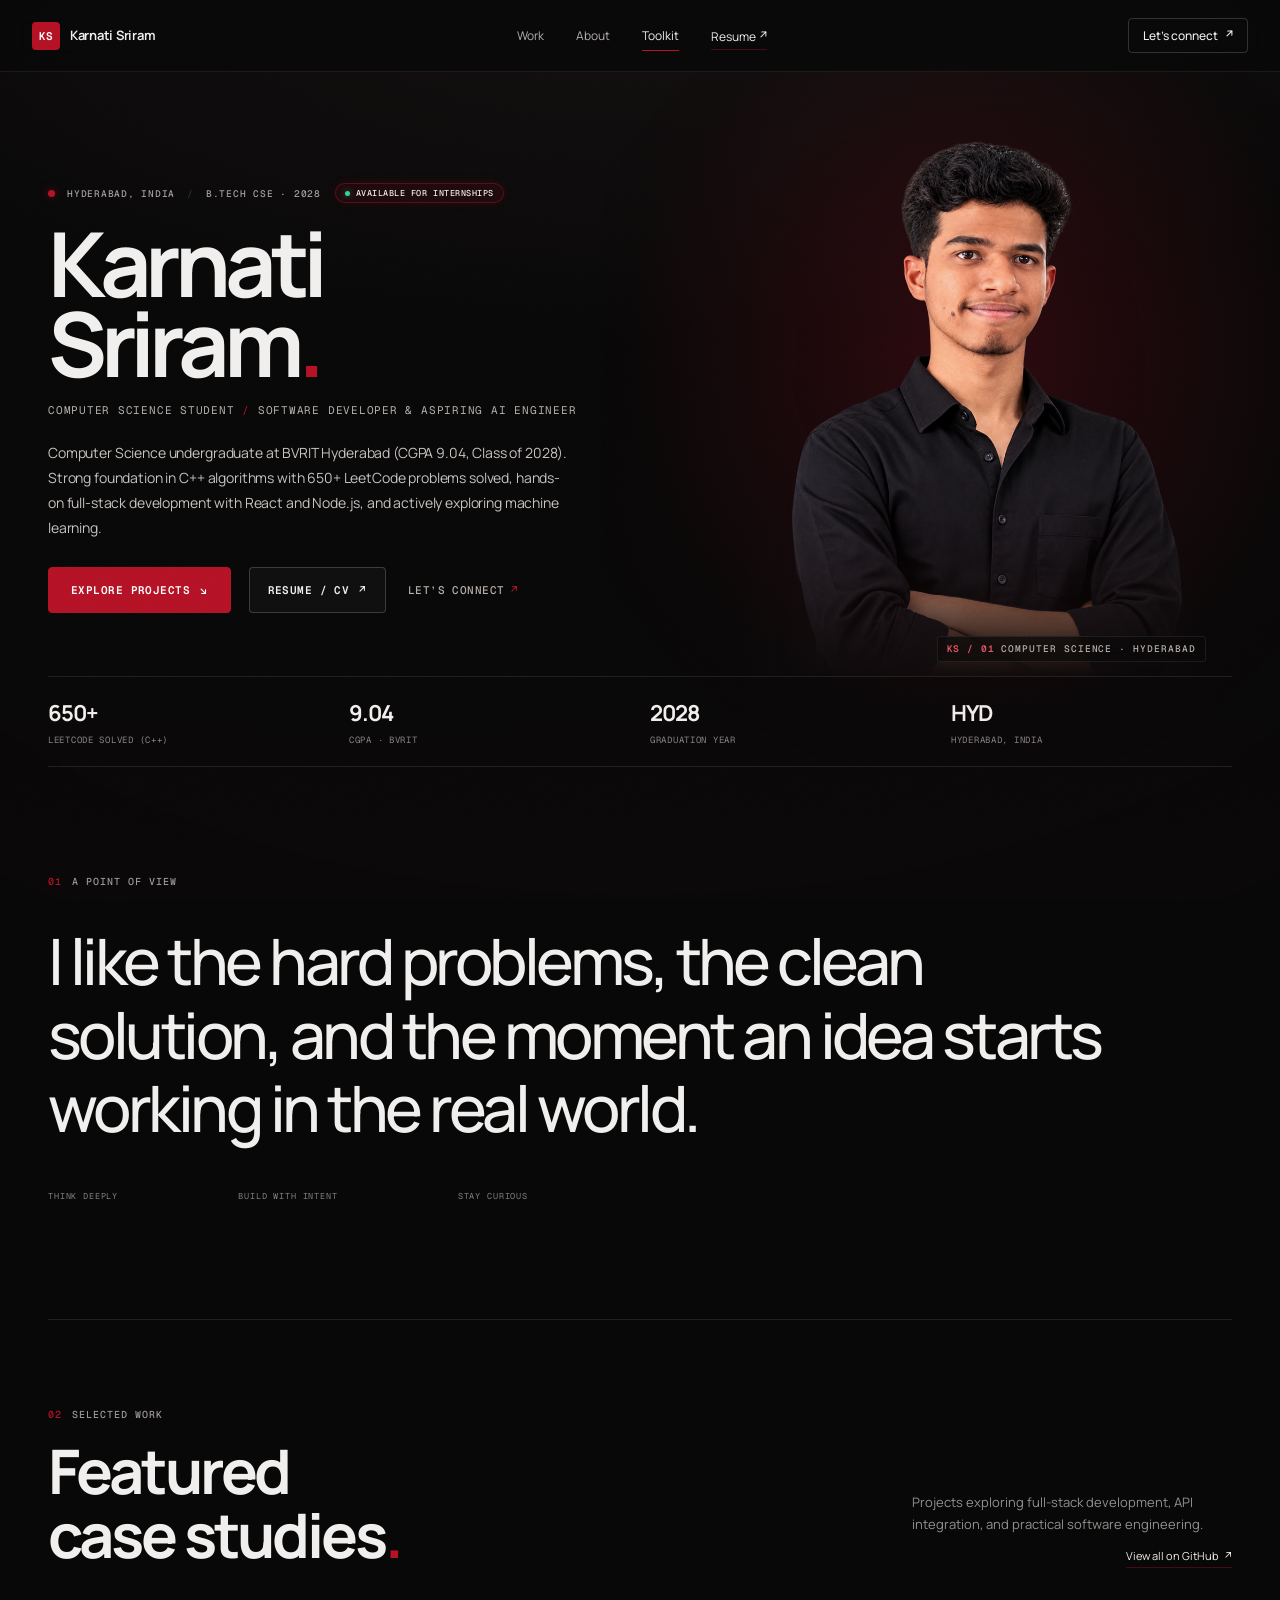
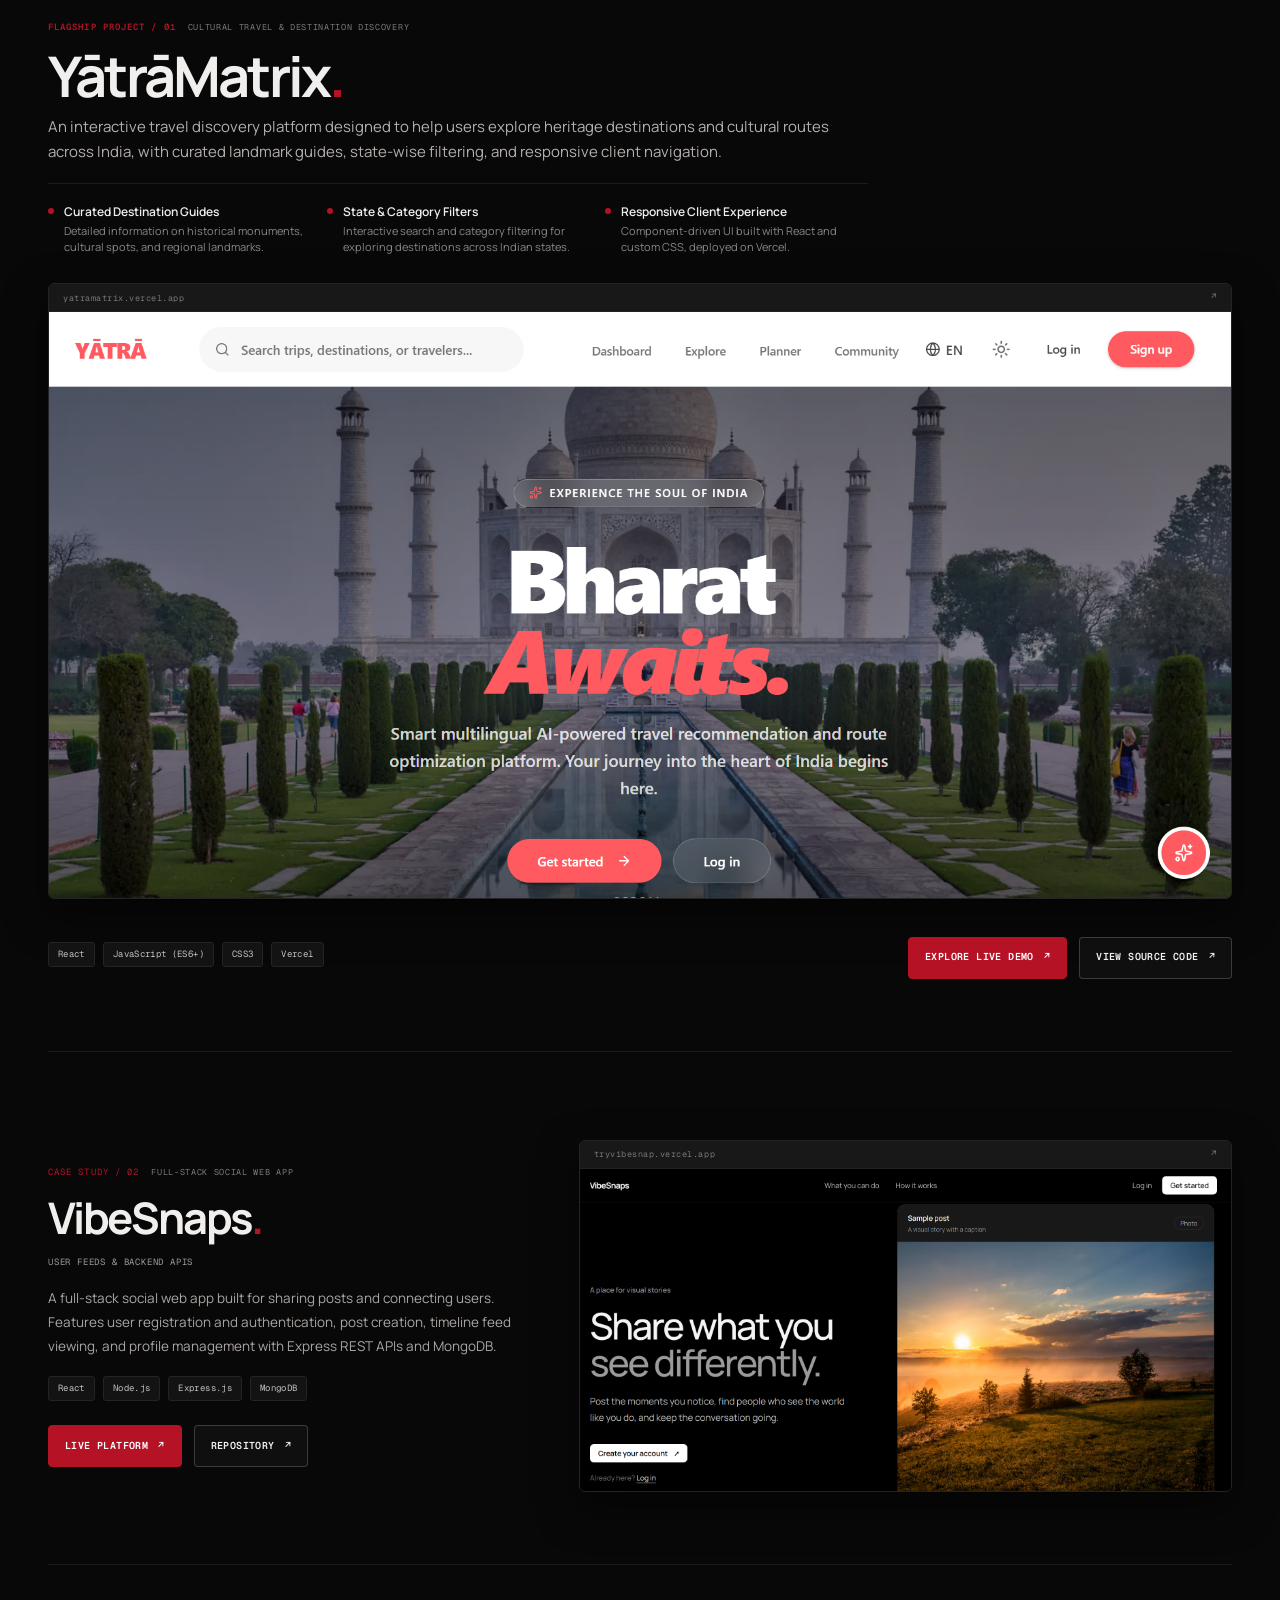
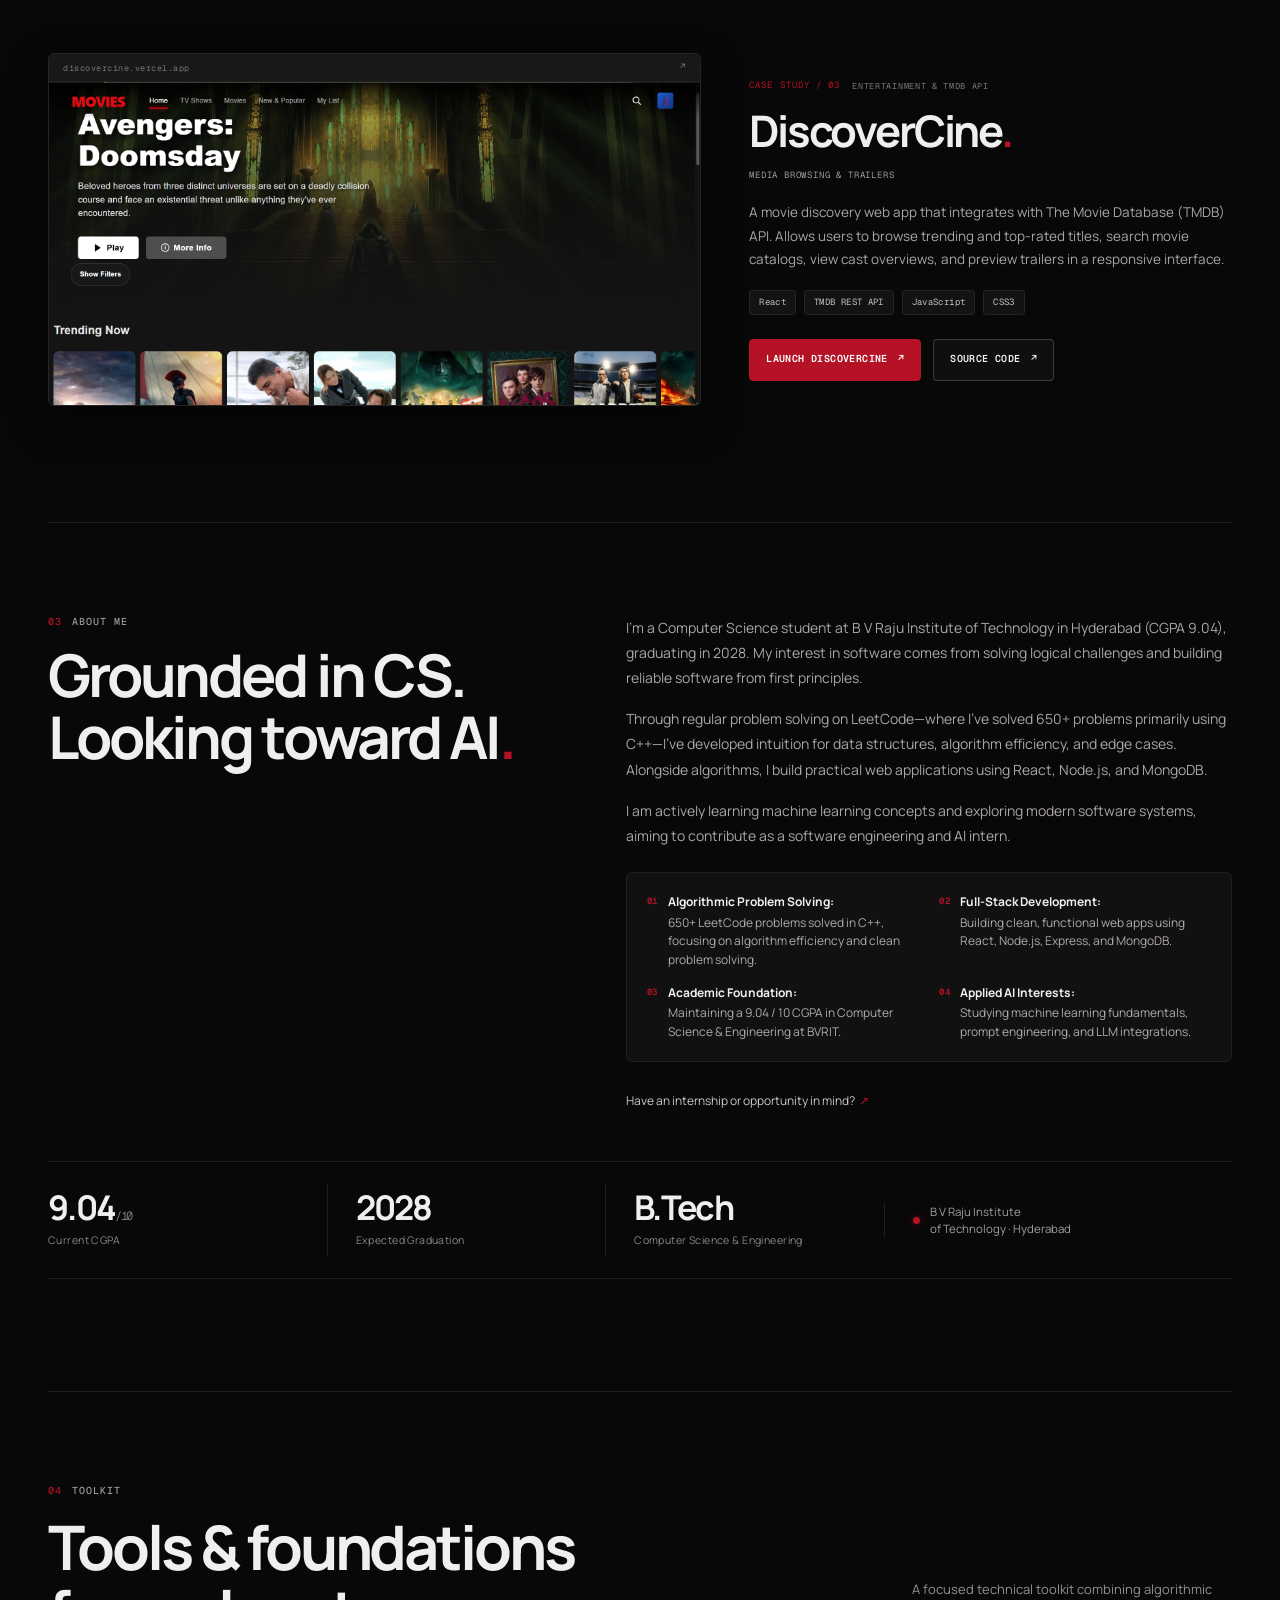
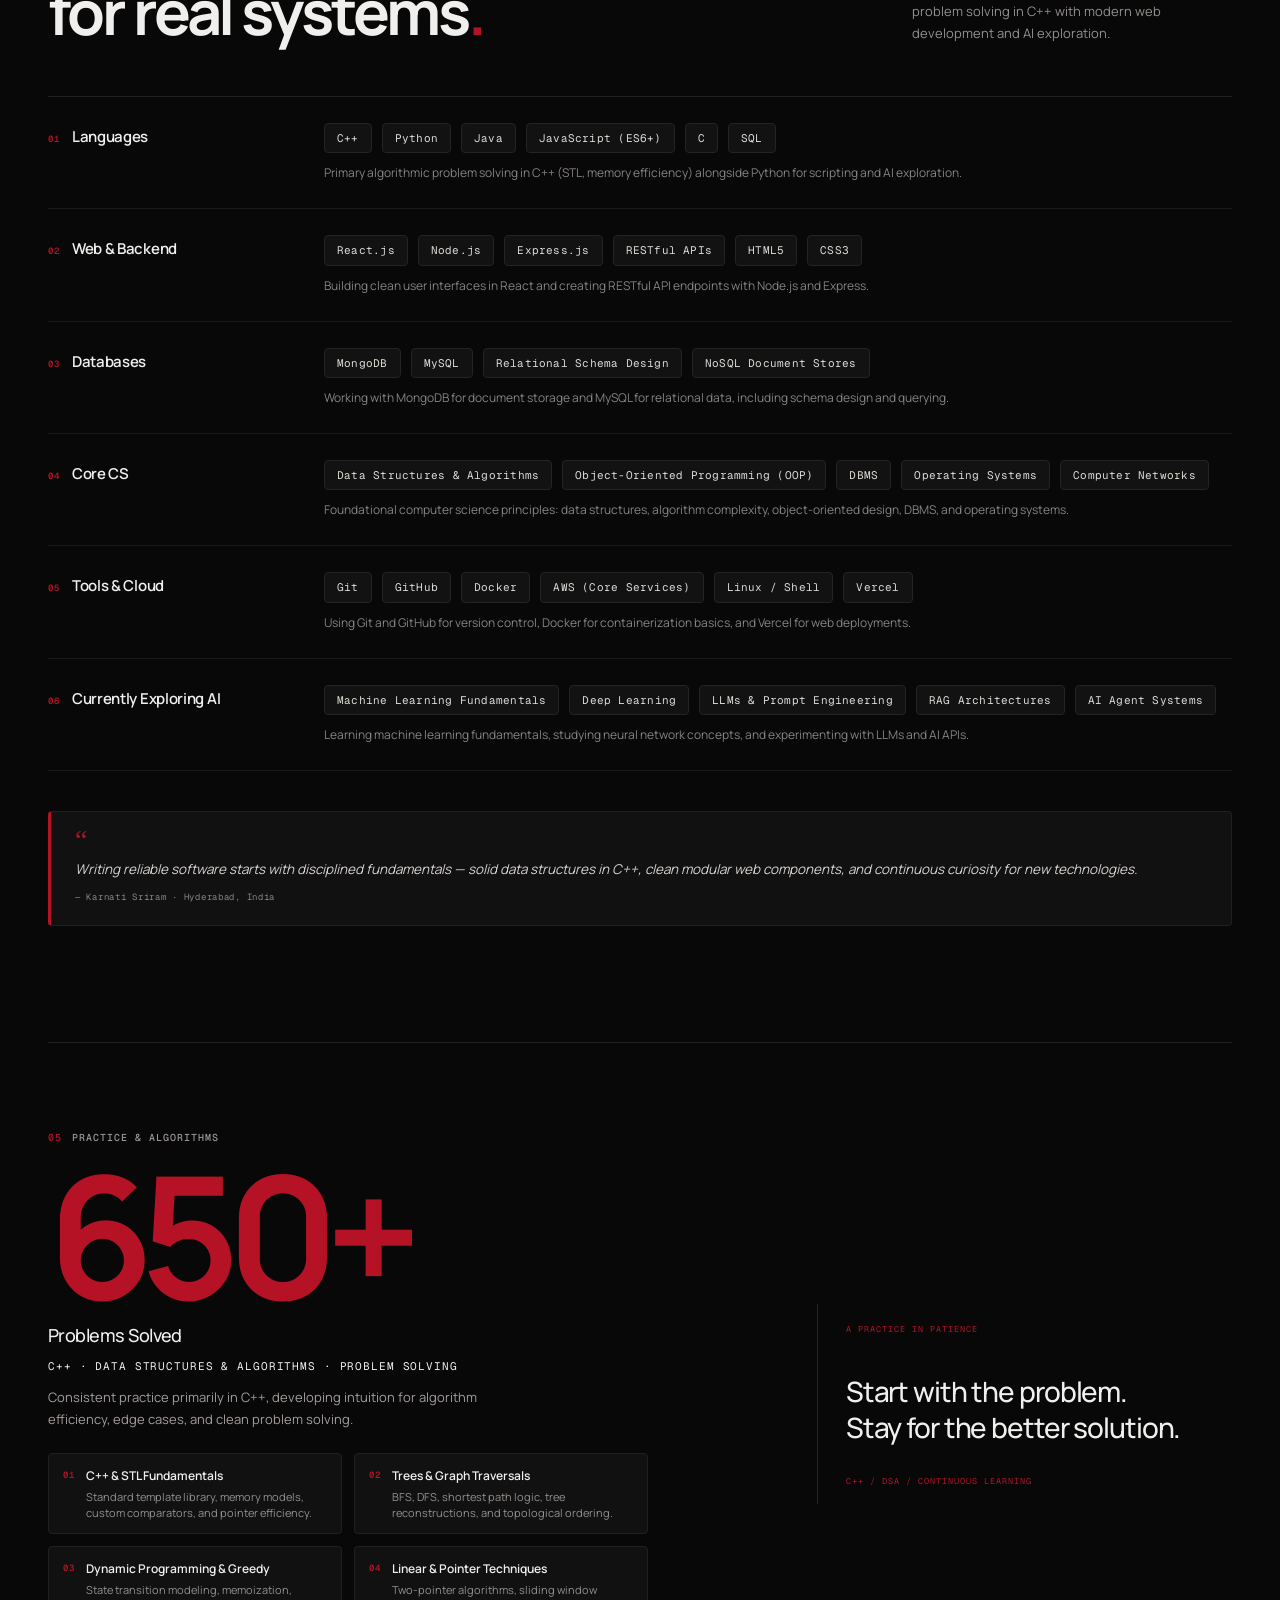
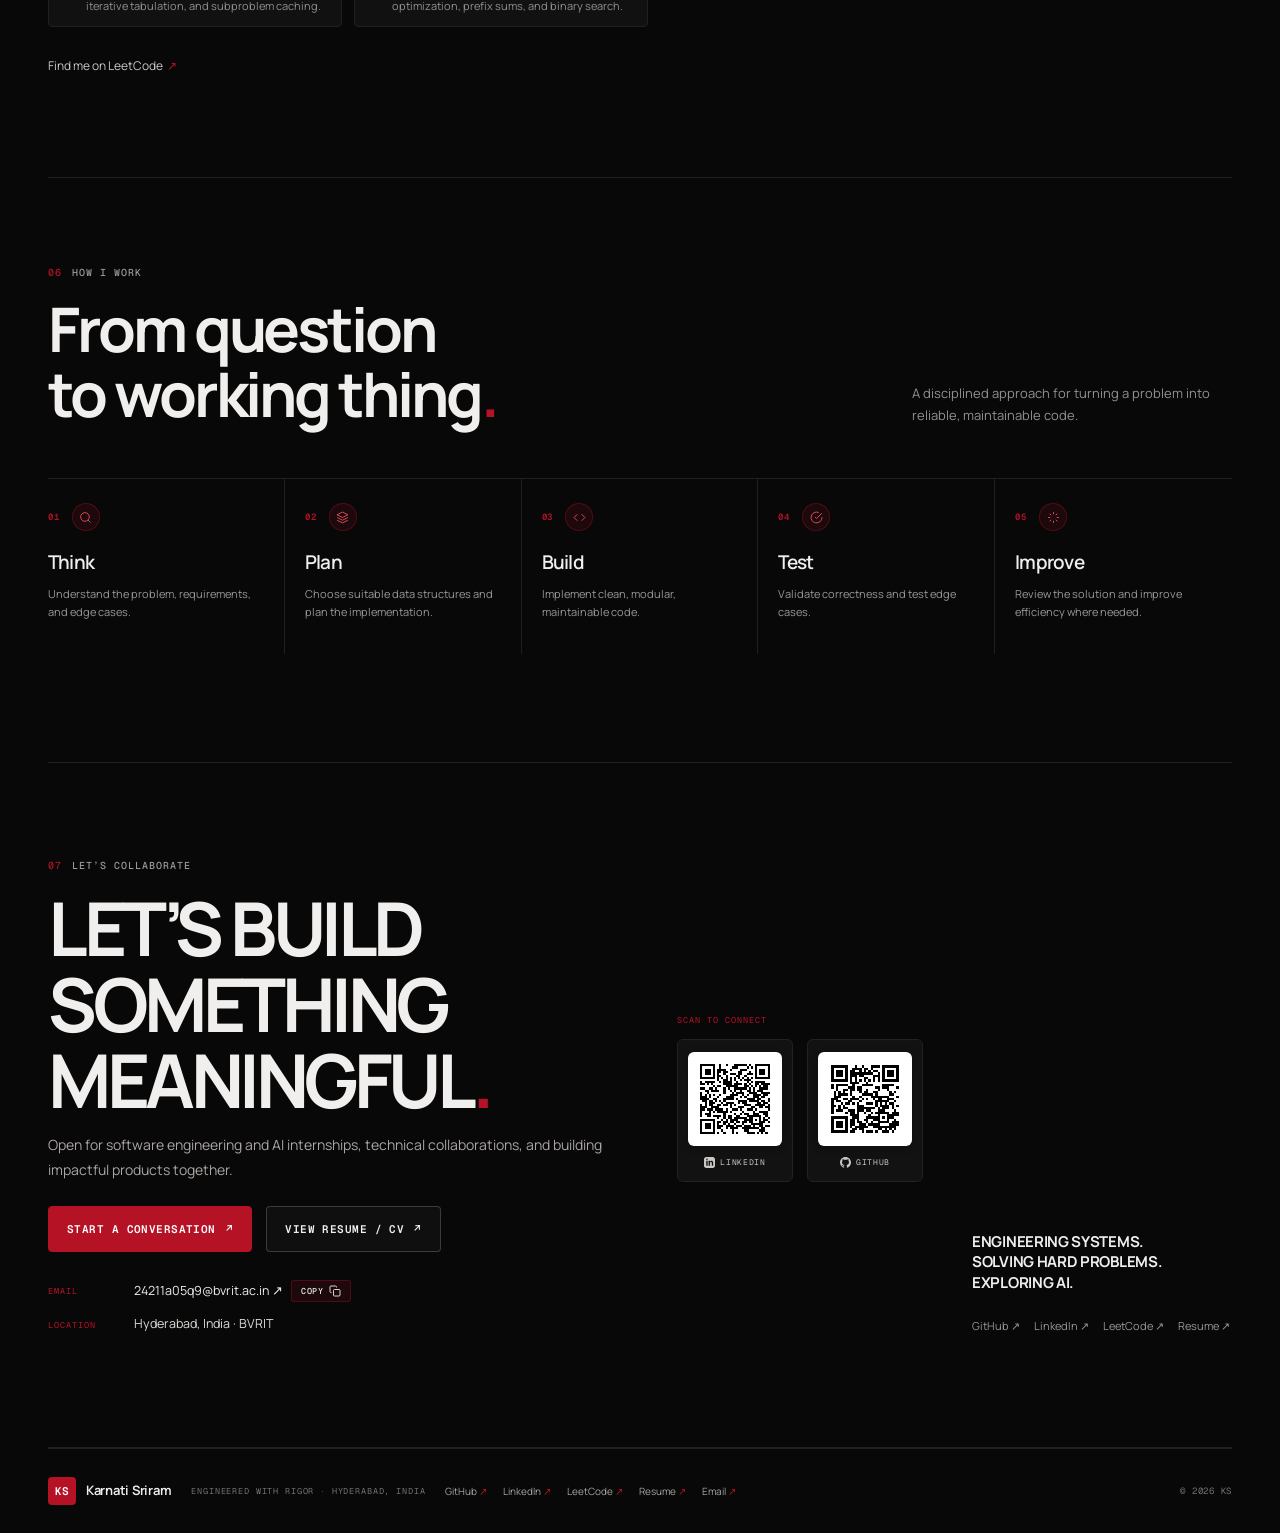
<file: index.html>
<!doctype html>
<html lang="en">
  <head>
    <meta charset="UTF-8" />
    <meta name="viewport" content="width=device-width, initial-scale=1" />
    <meta name="theme-color" content="#090909" />
    <meta name="description" content="Karnati Sriram — B.Tech Computer Science student, software developer, and aspiring AI Engineer in Hyderabad. 650+ LeetCode problems solved, 9.04 CGPA." />
    <meta property="og:type" content="website" />
    <meta property="og:title" content="Karnati Sriram — Software Developer &amp; Aspiring AI Engineer" />
    <meta property="og:description" content="Computer Science student at BVRIT Hyderabad (9.04 CGPA), software developer, 650+ LeetCode problems solved, and aspiring AI engineer." />
    <meta property="og:image" content="./og-image.svg" />
    <title>Karnati Sriram — Software Developer &amp; Aspiring AI Engineer</title>
    <link rel="icon" type="image/svg+xml" href="./favicon.svg" />
    <link rel="preconnect" href="https://fonts.googleapis.com" />
    <link rel="preconnect" href="https://fonts.gstatic.com" crossorigin />
    <link href="https://fonts.googleapis.com/css2?family=Geist+Mono:wght@400;500;600&family=Manrope:wght@400;500;600;700&display=swap" rel="stylesheet" />
    <link rel="stylesheet" href="./styles.css" />
    <script src="./script.js" defer></script>
  </head>
  <body>
    <a class="skip-link" href="#main">Skip to content</a>
    <div class="site-grain" aria-hidden="true"></div>
    <div class="reading-progress" aria-hidden="true"><span></span></div>

    <!-- Site Header -->
    <header class="site-header">
      <a class="wordmark" href="#home" aria-label="Karnati Sriram, home">
        <span class="wordmark-mark">KS</span>
        <span class="wordmark-name">Karnati Sriram</span>
      </a>
      <nav class="desktop-nav" aria-label="Main navigation">
        <a href="#work">Work</a>
        <a href="#about">About</a>
        <a href="#toolkit">Toolkit</a>
        <a class="nav-resume" href="./resume.html" target="_blank" rel="noreferrer">Resume <span class="arrow" aria-hidden="true">↗</span></a>
      </nav>
      <a class="header-cta" href="#contact">
        <span>Let’s connect</span><span class="arrow" aria-hidden="true">↗</span>
      </a>
    </header>

    <main id="main">
      <!-- 00 Hero Section -->
      <section class="hero section-shell" id="home" aria-labelledby="hero-title">
        <div class="hero-copy">
          <p class="eyebrow reveal">
            <span class="status-dot"></span>
            <span>Hyderabad, India</span>
            <span class="eyebrow-divider">/</span>
            <span>B.Tech CSE · 2028</span>
            <span class="hero-available"><span class="dot-green"></span>Available for Internships</span>
          </p>

          <h1 id="hero-title" class="hero-title reveal">
            <span class="hero-line">Karnati</span>
            <span class="hero-line hero-name-accent">Sriram<span class="period">.</span></span>
          </h1>

          <p class="hero-role reveal">Computer Science Student <span>/</span> Software Developer &amp; Aspiring AI Engineer</p>

          <div class="hero-bottom reveal">
            <p class="hero-intro">Computer Science undergraduate at BVRIT Hyderabad (CGPA 9.04, Class of 2028). Strong foundation in C++ algorithms with 650+ LeetCode problems solved, hands-on full-stack development with React and Node.js, and actively exploring machine learning.</p>

            <div class="hero-actions">
              <a class="button button-primary" href="#work"><span>Explore projects</span><span class="arrow" aria-hidden="true">↘</span></a>
              <a class="button button-ghost hero-resume-btn" href="./resume.html" target="_blank" rel="noreferrer"><span>Resume / CV</span><span class="arrow" aria-hidden="true">↗</span></a>
              <a class="text-link" href="#contact">Let’s connect <span aria-hidden="true">↗</span></a>
            </div>
          </div>
        </div>

        <!-- Portrait as the primary visual focal point -->
        <figure class="hero-portrait reveal">
          <!-- Ambient crimson glow behind portrait — purely decorative, aria-hidden -->
          <div class="portrait-glow" aria-hidden="true"></div>
          <img src="./assets/sriram-portrait.png" alt="Karnati Sriram, Computer Science student and software developer" fetchpriority="high" width="950" height="1011" />
          <figcaption class="portrait-caption mono"><span>KS / 01</span> Computer Science · Hyderabad</figcaption>
        </figure>

        <div class="hero-meta reveal" aria-label="Key highlights">
          <div><strong>650+</strong><span>LeetCode Solved (C++)</span></div>
          <div><strong>9.04</strong><span>CGPA · BVRIT</span></div>
          <div><strong>2028</strong><span>Graduation Year</span></div>
          <div><strong>HYD</strong><span>Hyderabad, India</span></div>
        </div>
      </section>

      <!-- 01 Statement / Point of View -->
      <section class="signal-section section-shell" aria-label="Point of view">
        <p class="section-kicker reveal"><span class="section-number">01</span> A point of view</p>
        <p class="signal-line" data-word-reveal>I like the hard problems, the clean solution, and the moment an idea starts working in the real world.</p>
        <div class="signal-foot mono"><span>THINK DEEPLY</span><span>BUILD WITH INTENT</span><span>STAY CURIOUS</span></div>
      </section>

      <!-- 02 Selected Work: Distinct Editorial Case Studies -->
      <section class="work-section section-shell" id="work" aria-labelledby="work-title">
        <div class="section-heading reveal">
          <div>
            <p class="section-kicker"><span class="section-number">02</span> Selected work</p>
            <h2 id="work-title">Featured<br />case studies<span class="period">.</span></h2>
          </div>
          <div class="section-heading-side">
            <p class="section-aside">Projects exploring full-stack development, API integration, and practical software engineering.</p>
            <a class="section-more-link" href="https://github.com/karnatisriram2006-lab" target="_blank" rel="noreferrer">
              <span>View all on GitHub</span><span class="arrow" aria-hidden="true">↗</span>
            </a>
          </div>
        </div>

        <div class="case-studies-list">
          <!-- Flagship Case Study 01: YātrāMatrix (Prominent Featured Showcase) -->
          <article class="case-study case-study-flagship reveal">
            <div class="flagship-header">
              <div class="case-meta-top">
                <span class="case-badge-flagship mono">FLAGSHIP PROJECT / 01</span>
                <span class="case-domain mono">CULTURAL TRAVEL &amp; DESTINATION DISCOVERY</span>
              </div>
              <h3 class="flagship-title">
                <a href="https://yatramatrix.vercel.app/" target="_blank" rel="noreferrer">YātrāMatrix<span class="period">.</span></a>
              </h3>
              <p class="flagship-tagline">An interactive travel discovery platform designed to help users explore heritage destinations and cultural routes across India, with curated landmark guides, state-wise filtering, and responsive client navigation.</p>

              <div class="flagship-features">
                <div class="flagship-feature-item">
                  <span class="feat-dot"></span>
                  <div>
                    <strong>Curated Destination Guides</strong>
                    <span>Detailed information on historical monuments, cultural spots, and regional landmarks.</span>
                  </div>
                </div>
                <div class="flagship-feature-item">
                  <span class="feat-dot"></span>
                  <div>
                    <strong>State &amp; Category Filters</strong>
                    <span>Interactive search and category filtering for exploring destinations across Indian states.</span>
                  </div>
                </div>
                <div class="flagship-feature-item">
                  <span class="feat-dot"></span>
                  <div>
                    <strong>Responsive Client Experience</strong>
                    <span>Component-driven UI built with React and custom CSS, deployed on Vercel.</span>
                  </div>
                </div>
              </div>
            </div>

            <div class="flagship-media">
              <div class="project-frame">
                <div class="frame-bar" aria-hidden="true">
                  <span class="frame-url mono">yatramatrix.vercel.app</span>
                  <span class="frame-arrow mono">↗</span>
                </div>
                <a class="project-image-link" href="https://yatramatrix.vercel.app/" target="_blank" rel="noreferrer" aria-label="Explore YātrāMatrix live demo">
                  <img class="project-screenshot" src="./assets/yatramatrix.png" alt="YātrāMatrix travel platform interface preview" loading="lazy" width="1903" height="946" />
                  <span class="project-cue mono">EXPLORE LIVE DEMO ↗</span>
                </a>
              </div>
            </div>

            <div class="flagship-footer">
              <div class="case-tags">
                <span>React</span>
                <span>JavaScript (ES6+)</span>
                <span>CSS3</span>
                <span>Vercel</span>
              </div>
              <div class="case-actions">
                <a class="button button-primary case-btn" href="https://yatramatrix.vercel.app/" target="_blank" rel="noreferrer">
                  <span>Explore live demo</span><span class="arrow" aria-hidden="true">↗</span>
                </a>
                <a class="button button-ghost case-btn" href="https://github.com/karnatisriram2006-lab/minor-project" target="_blank" rel="noreferrer">
                  <span>View source code</span><span class="arrow" aria-hidden="true">↗</span>
                </a>
              </div>
            </div>
          </article>

          <!-- Case Study 02: VibeSnaps (Narrative Left, Preview Right) -->
          <article class="case-study case-study-split case-study-reverse reveal">
            <div class="case-content">
              <div class="case-meta-top">
                <span class="case-number mono">CASE STUDY / 02</span>
                <span class="case-domain mono">FULL-STACK SOCIAL WEB APP</span>
              </div>
              <h3 class="case-title">
                <a href="https://tryvibesnap.vercel.app/" target="_blank" rel="noreferrer">VibeSnaps<span class="period">.</span></a>
              </h3>
              <p class="case-kicker mono">USER FEEDS &amp; BACKEND APIS</p>
              <p class="case-desc">A full-stack social web app built for sharing posts and connecting users. Features user registration and authentication, post creation, timeline feed viewing, and profile management with Express REST APIs and MongoDB.</p>
              
              <div class="case-tags">
                <span>React</span>
                <span>Node.js</span>
                <span>Express.js</span>
                <span>MongoDB</span>
              </div>

              <div class="case-actions">
                <a class="button button-primary case-btn" href="https://tryvibesnap.vercel.app/" target="_blank" rel="noreferrer">
                  <span>Live platform</span><span class="arrow" aria-hidden="true">↗</span>
                </a>
                <a class="button button-ghost case-btn" href="https://github.com/karnatisriram2006-lab/social-media" target="_blank" rel="noreferrer">
                  <span>Repository</span><span class="arrow" aria-hidden="true">↗</span>
                </a>
              </div>
            </div>

            <div class="case-media">
              <div class="project-frame">
                <div class="frame-bar" aria-hidden="true">
                  <span class="frame-url mono">tryvibesnap.vercel.app</span>
                  <span class="frame-arrow mono">↗</span>
                </div>
                <a class="project-image-link" href="https://tryvibesnap.vercel.app/" target="_blank" rel="noreferrer" aria-label="Explore VibeSnaps live demo">
                  <img class="project-screenshot" src="./assets/vibesnaps.png" alt="VibeSnaps social platform interface preview" loading="lazy" width="1915" height="946" />
                  <span class="project-cue mono">EXPLORE LIVE DEMO ↗</span>
                </a>
              </div>
            </div>
          </article>

          <!-- Case Study 03: DiscoverCine (Preview Left, Narrative Right) -->
          <article class="case-study case-study-split case-study-standard reveal">
            <div class="case-media">
              <div class="project-frame">
                <div class="frame-bar" aria-hidden="true">
                  <span class="frame-url mono">discovercine.vercel.app</span>
                  <span class="frame-arrow mono">↗</span>
                </div>
                <a class="project-image-link" href="https://discovercine.vercel.app/" target="_blank" rel="noreferrer" aria-label="Explore DiscoverCine live demo">
                  <img class="project-screenshot" src="./assets/discovercine.png" alt="DiscoverCine movie discovery interface preview" loading="lazy" width="1908" height="948" />
                  <span class="project-cue mono">EXPLORE LIVE DEMO ↗</span>
                </a>
              </div>
            </div>

            <div class="case-content">
              <div class="case-meta-top">
                <span class="case-number mono">CASE STUDY / 03</span>
                <span class="case-domain mono">ENTERTAINMENT &amp; TMDB API</span>
              </div>
              <h3 class="case-title">
                <a href="https://discovercine.vercel.app/" target="_blank" rel="noreferrer">DiscoverCine<span class="period">.</span></a>
              </h3>
              <p class="case-kicker mono">MEDIA BROWSING &amp; TRAILERS</p>
              <p class="case-desc">A movie discovery web app that integrates with The Movie Database (TMDB) API. Allows users to browse trending and top-rated titles, search movie catalogs, view cast overviews, and preview trailers in a responsive interface.</p>
              
              <div class="case-tags">
                <span>React</span>
                <span>TMDB REST API</span>
                <span>JavaScript</span>
                <span>CSS3</span>
              </div>

              <div class="case-actions">
                <a class="button button-primary case-btn" href="https://discovercine.vercel.app/" target="_blank" rel="noreferrer">
                  <span>Launch DiscoverCine</span><span class="arrow" aria-hidden="true">↗</span>
                </a>
                <a class="button button-ghost case-btn" href="https://github.com/karnatisriram2006-lab/movies" target="_blank" rel="noreferrer">
                  <span>Source code</span><span class="arrow" aria-hidden="true">↗</span>
                </a>
              </div>
            </div>
          </article>
        </div>
      </section>

      <!-- 03 About Section (Personal Story, Education, Pillars, Facts) -->
      <section class="about-section section-shell" id="about" aria-labelledby="about-title">
        <div class="about-grid reveal">
          <div class="about-heading-side">
            <p class="section-kicker"><span class="section-number">03</span> About me</p>
            <h2 id="about-title" class="about-title">Grounded in CS.<br />Looking toward AI<span class="period">.</span></h2>
          </div>
          <div class="about-copy">
            <p>I’m a Computer Science student at B V Raju Institute of Technology in Hyderabad (CGPA 9.04), graduating in 2028. My interest in software comes from solving logical challenges and building reliable software from first principles.</p>
            <p>Through regular problem solving on LeetCode—where I’ve solved 650+ problems primarily using C++—I’ve developed intuition for data structures, algorithm efficiency, and edge cases. Alongside algorithms, I build practical web applications using React, Node.js, and MongoDB.</p>
            <p>I am actively learning machine learning concepts and exploring modern software systems, aiming to contribute as a software engineering and AI intern.</p>
            
            <div class="about-pillars">
              <div class="about-pillar">
                <span class="pillar-bullet mono">01</span>
                <div>
                  <strong>Algorithmic Problem Solving:</strong>
                  <span>650+ LeetCode problems solved in C++, focusing on algorithm efficiency and clean problem solving.</span>
                </div>
              </div>
              <div class="about-pillar">
                <span class="pillar-bullet mono">02</span>
                <div>
                  <strong>Full-Stack Development:</strong>
                  <span>Building clean, functional web apps using React, Node.js, Express, and MongoDB.</span>
                </div>
              </div>
              <div class="about-pillar">
                <span class="pillar-bullet mono">03</span>
                <div>
                  <strong>Academic Foundation:</strong>
                  <span>Maintaining a 9.04 / 10 CGPA in Computer Science &amp; Engineering at BVRIT.</span>
                </div>
              </div>
              <div class="about-pillar">
                <span class="pillar-bullet mono">04</span>
                <div>
                  <strong>Applied AI Interests:</strong>
                  <span>Studying machine learning fundamentals, prompt engineering, and LLM integrations.</span>
                </div>
              </div>
            </div>

            <a class="text-link" href="mailto:24211a05q9@bvrit.ac.in?subject=Let%E2%80%99s%20connect">Have an internship or opportunity in mind? <span aria-hidden="true">↗</span></a>
          </div>
        </div>

        <div class="fact-strip reveal">
          <div class="fact">
            <span class="fact-value">9.04<span class="fact-unit">/10</span></span>
            <span class="fact-label">Current CGPA</span>
          </div>
          <div class="fact">
            <span class="fact-value">2028</span>
            <span class="fact-label">Expected Graduation</span>
          </div>
          <div class="fact">
            <span class="fact-value">B.Tech</span>
            <span class="fact-label">Computer Science &amp; Engineering</span>
          </div>
          <div class="fact-note">
            <span class="status-dot"></span>
            <span>B V Raju Institute<br />of Technology · Hyderabad</span>
          </div>
        </div>
      </section>

      <!-- 04 Unified Editorial Toolkit Section -->
      <section class="toolkit-section section-shell" id="toolkit" aria-labelledby="toolkit-title">
        <div class="section-heading reveal">
          <div>
            <p class="section-kicker"><span class="section-number">04</span> Toolkit</p>
            <h2 id="toolkit-title">Tools &amp; foundations<br />for real systems<span class="period">.</span></h2>
          </div>
          <p class="section-aside">A focused technical toolkit combining algorithmic problem solving in C++ with modern web development and AI exploration.</p>
        </div>

        <div class="editorial-toolkit reveal">
          <div class="toolkit-row">
            <div class="toolkit-category">
              <span class="toolkit-num mono">01</span>
              <h3 class="toolkit-cat-name">Languages</h3>
            </div>
            <div class="toolkit-items">
              <div class="skill-pill-list">
                <span class="skill-token">C++</span>
                <span class="skill-token">Python</span>
                <span class="skill-token">Java</span>
                <span class="skill-token">JavaScript (ES6+)</span>
                <span class="skill-token">C</span>
                <span class="skill-token">SQL</span>
              </div>
              <p class="toolkit-subtext">Primary algorithmic problem solving in C++ (STL, memory efficiency) alongside Python for scripting and AI exploration.</p>
            </div>
          </div>

          <div class="toolkit-row">
            <div class="toolkit-category">
              <span class="toolkit-num mono">02</span>
              <h3 class="toolkit-cat-name">Web &amp; Backend</h3>
            </div>
            <div class="toolkit-items">
              <div class="skill-pill-list">
                <span class="skill-token">React.js</span>
                <span class="skill-token">Node.js</span>
                <span class="skill-token">Express.js</span>
                <span class="skill-token">RESTful APIs</span>
                <span class="skill-token">HTML5</span>
                <span class="skill-token">CSS3</span>
              </div>
              <p class="toolkit-subtext">Building clean user interfaces in React and creating RESTful API endpoints with Node.js and Express.</p>
            </div>
          </div>

          <div class="toolkit-row">
            <div class="toolkit-category">
              <span class="toolkit-num mono">03</span>
              <h3 class="toolkit-cat-name">Databases</h3>
            </div>
            <div class="toolkit-items">
              <div class="skill-pill-list">
                <span class="skill-token">MongoDB</span>
                <span class="skill-token">MySQL</span>
                <span class="skill-token">Relational Schema Design</span>
                <span class="skill-token">NoSQL Document Stores</span>
              </div>
              <p class="toolkit-subtext">Working with MongoDB for document storage and MySQL for relational data, including schema design and querying.</p>
            </div>
          </div>

          <div class="toolkit-row">
            <div class="toolkit-category">
              <span class="toolkit-num mono">04</span>
              <h3 class="toolkit-cat-name">Core CS</h3>
            </div>
            <div class="toolkit-items">
              <div class="skill-pill-list">
                <span class="skill-token">Data Structures &amp; Algorithms</span>
                <span class="skill-token">Object-Oriented Programming (OOP)</span>
                <span class="skill-token">DBMS</span>
                <span class="skill-token">Operating Systems</span>
                <span class="skill-token">Computer Networks</span>
              </div>
              <p class="toolkit-subtext">Foundational computer science principles: data structures, algorithm complexity, object-oriented design, DBMS, and operating systems.</p>
            </div>
          </div>

          <div class="toolkit-row">
            <div class="toolkit-category">
              <span class="toolkit-num mono">05</span>
              <h3 class="toolkit-cat-name">Tools &amp; Cloud</h3>
            </div>
            <div class="toolkit-items">
              <div class="skill-pill-list">
                <span class="skill-token">Git</span>
                <span class="skill-token">GitHub</span>
                <span class="skill-token">Docker</span>
                <span class="skill-token">AWS (Core Services)</span>
                <span class="skill-token">Linux / Shell</span>
                <span class="skill-token">Vercel</span>
              </div>
              <p class="toolkit-subtext">Using Git and GitHub for version control, Docker for containerization basics, and Vercel for web deployments.</p>
            </div>
          </div>

          <div class="toolkit-row">
            <div class="toolkit-category">
              <span class="toolkit-num mono">06</span>
              <h3 class="toolkit-cat-name">Currently Exploring AI</h3>
            </div>
            <div class="toolkit-items">
              <div class="skill-pill-list">
                <span class="skill-token">Machine Learning Fundamentals</span>
                <span class="skill-token">Deep Learning</span>
                <span class="skill-token">LLMs &amp; Prompt Engineering</span>
                <span class="skill-token">RAG Architectures</span>
                <span class="skill-token">AI Agent Systems</span>
              </div>
              <p class="toolkit-subtext">Learning machine learning fundamentals, studying neural network concepts, and experimenting with LLMs and AI APIs.</p>
            </div>
          </div>
        </div>

        <div class="toolkit-footer-quote reveal">
          <span class="quote-mark" aria-hidden="true">“</span>
          <p>Writing reliable software starts with disciplined fundamentals — solid data structures in C++, clean modular web components, and continuous curiosity for new technologies.</p>
          <span class="quote-author mono">— Karnati Sriram · Hyderabad, India</span>
        </div>
      </section>

      <!-- 05 Problem Solving / LeetCode -->
      <section class="achievement-section section-shell" id="problem-solving" aria-labelledby="achievement-title">
        <div class="achievement-copy reveal">
          <p class="section-kicker"><span class="section-number">05</span> Practice &amp; Algorithms</p>
          <h2 id="achievement-title"><span>650+</span></h2>
          <p class="achievement-label">Problems Solved</p>
          <p class="mono" style="color: var(--accent); font-size: 11px; letter-spacing: 0.08em; margin-top: 6px;">C++ · DATA STRUCTURES &amp; ALGORITHMS · PROBLEM SOLVING</p>
          <p class="achievement-note">Consistent practice primarily in C++, developing intuition for algorithm efficiency, edge cases, and clean problem solving.</p>

          <div class="problem-focus-grid">
            <div class="focus-card">
              <span class="focus-number mono">01</span>
              <div>
                <strong>C++ &amp; STL Fundamentals</strong>
                <p>Standard template library, memory models, custom comparators, and pointer efficiency.</p>
              </div>
            </div>
            <div class="focus-card">
              <span class="focus-number mono">02</span>
              <div>
                <strong>Trees &amp; Graph Traversals</strong>
                <p>BFS, DFS, shortest path logic, tree reconstructions, and topological ordering.</p>
              </div>
            </div>
            <div class="focus-card">
              <span class="focus-number mono">03</span>
              <div>
                <strong>Dynamic Programming &amp; Greedy</strong>
                <p>State transition modeling, memoization, iterative tabulation, and subproblem caching.</p>
              </div>
            </div>
            <div class="focus-card">
              <span class="focus-number mono">04</span>
              <div>
                <strong>Linear &amp; Pointer Techniques</strong>
                <p>Two-pointer algorithms, sliding window optimization, prefix sums, and binary search.</p>
              </div>
            </div>
          </div>

          <a class="text-link" href="https://leetcode.com/u/karnatiSriram2006/" target="_blank" rel="noreferrer">Find me on LeetCode <span aria-hidden="true">↗</span></a>
        </div>

        <div class="achievement-aside reveal">
          <span class="mono">A PRACTICE IN PATIENCE</span>
          <span class="achievement-rule"></span>
          <p>Start with the problem.<br />Stay for the better solution.</p>
          <span class="mono">C++ / DSA / CONTINUOUS LEARNING</span>
        </div>
      </section>

      <!-- 06 Process / How I Work -->
      <section class="process-section section-shell" id="process" aria-labelledby="process-title">
        <div class="section-heading reveal">
          <div>
            <p class="section-kicker"><span class="section-number">06</span> How I work</p>
            <h2 id="process-title">From question<br />to working thing<span class="period">.</span></h2>
          </div>
          <p class="section-aside">A disciplined approach for turning a problem into reliable, maintainable code.</p>
        </div>
        <ol class="process-list">
          <li class="process-step reveal">
            <div class="process-header">
              <span class="process-number mono">01</span>
              <div class="process-icon" aria-hidden="true">
                <svg viewBox="0 0 24 24" fill="none" stroke="currentColor"><circle cx="11" cy="11" r="8"/><line x1="21" y1="21" x2="16.65" y2="16.65"/></svg>
              </div>
            </div>
            <h3>Think</h3>
            <p>Understand the problem, requirements, and edge cases.</p>
          </li>
          <li class="process-step reveal">
            <div class="process-header">
              <span class="process-number mono">02</span>
              <div class="process-icon" aria-hidden="true">
                <svg viewBox="0 0 24 24" fill="none" stroke="currentColor"><polygon points="12 2 2 7 12 12 22 7 12 2"/><polyline points="2 17 12 22 22 17"/><polyline points="2 12 12 17 22 12"/></svg>
              </div>
            </div>
            <h3>Plan</h3>
            <p>Choose suitable data structures and plan the implementation.</p>
          </li>
          <li class="process-step reveal">
            <div class="process-header">
              <span class="process-number mono">03</span>
              <div class="process-icon" aria-hidden="true">
                <svg viewBox="0 0 24 24" fill="none" stroke="currentColor"><polyline points="16 18 22 12 16 6"/><polyline points="8 6 2 12 8 18"/></svg>
              </div>
            </div>
            <h3>Build</h3>
            <p>Implement clean, modular, maintainable code.</p>
          </li>
          <li class="process-step reveal">
            <div class="process-header">
              <span class="process-number mono">04</span>
              <div class="process-icon" aria-hidden="true">
                <svg viewBox="0 0 24 24" fill="none" stroke="currentColor"><path d="M22 11.08V12a10 10 0 1 1-5.93-9.14"/><polyline points="22 4 12 14.01 9 11.01"/></svg>
              </div>
            </div>
            <h3>Test</h3>
            <p>Validate correctness and test edge cases.</p>
          </li>
          <li class="process-step reveal">
            <div class="process-header">
              <span class="process-number mono">05</span>
              <div class="process-icon" aria-hidden="true">
                <svg viewBox="0 0 24 24" fill="none" stroke="currentColor"><path d="M12 2v4M12 18v4M4.93 4.93l2.83 2.83M16.24 16.24l2.83 2.83M2 12h4M18 12h4M4.93 19.07l2.83-2.83M16.24 7.76l2.83-2.83"/></svg>
              </div>
            </div>
            <h3>Improve</h3>
            <p>Review the solution and improve efficiency where needed.</p>
          </li>
        </ol>
      </section>

      <!-- 07 Contact / Collaborate: Dramatic Closing Composition -->
      <section class="contact-section section-shell" id="contact" aria-labelledby="contact-title">
        <div class="contact-content reveal">
          <p class="section-kicker"><span class="section-number">07</span> Let’s collaborate</p>
          <h2 id="contact-title">LET’S BUILD<br />SOMETHING MEANINGFUL<span class="period">.</span></h2>
          <p class="contact-lead">Open for software engineering and AI internships, technical collaborations, and building impactful products together.</p>

          <div class="contact-actions">
            <a class="button button-primary contact-button" href="mailto:24211a05q9@bvrit.ac.in?subject=Let%E2%80%99s%20build%20something%20meaningful">
              <span>Start a conversation</span><span class="arrow" aria-hidden="true">↗</span>
            </a>
            <a class="button button-ghost" href="./resume.html" target="_blank" rel="noreferrer">
              <span>View Resume / CV</span><span class="arrow" aria-hidden="true">↗</span>
            </a>
          </div>

          <div class="contact-details">
            <div class="contact-item">
              <span class="contact-label mono">EMAIL</span>
              <div class="contact-email-wrap">
                <a class="contact-email-link" href="mailto:24211a05q9@bvrit.ac.in">24211a05q9@bvrit.ac.in <span>↗</span></a>
                <button class="copy-email-btn" type="button" data-email="24211a05q9@bvrit.ac.in" aria-label="Copy email address to clipboard">
                  <span class="copy-text">Copy</span>
                  <svg class="copy-icon" viewBox="0 0 24 24" width="12" height="12" fill="none" stroke="currentColor">
                    <rect x="9" y="9" width="13" height="13" rx="2" ry="2" stroke-width="1.8"></rect>
                    <path d="M5 15H4a2 2 0 0 1-2-2V4a2 2 0 0 1 2-2h9a2 2 0 0 1 2 2v1" stroke-width="1.8"></path>
                  </svg>
                </button>
              </div>
            </div>
            <div class="contact-item">
              <span class="contact-label mono">LOCATION</span>
              <span>Hyderabad, India · BVRIT</span>
            </div>
          </div>
        </div>

        <!-- Scan to connect QR codes -->
        <div class="contact-qr-block reveal">
          <span class="contact-qr-title mono">SCAN TO CONNECT</span>
          <div class="contact-qr-grid">
            <a class="qr-card" href="https://www.linkedin.com/in/karnati-sriram-764a4133b/" target="_blank" rel="noreferrer" aria-label="Connect on LinkedIn">
              <div class="qr-image-wrap">
                <img src="./assets/qr-linkedin.svg?v=3" alt="LinkedIn QR Code" width="88" height="88" />
              </div>
              <div class="qr-footer">
                <svg viewBox="0 0 24 24">
                  <path d="M19 0h-14c-2.761 0-5 2.239-5 5v14c0 2.761 2.239 5 5 5h14c2.762 0 5-2.239 5-5v-14c0-2.761-2.238-5-5-5zm-11 19h-3v-11h3v11zm-1.5-12.268c-.966 0-1.75-.79-1.75-1.764s.784-1.764 1.75-1.764 1.75.79 1.75 1.764-.783 1.764-1.75 1.764zm13.5 12.268h-3v-5.604c0-3.368-4-3.113-4 0v5.604h-3v-11h3v1.765c1.396-2.586 7-2.777 7 2.476v6.759z"/>
                </svg>
                <span>LINKEDIN</span>
              </div>
            </a>

            <a class="qr-card" href="https://github.com/karnatisriram2006-lab" target="_blank" rel="noreferrer" aria-label="Explore GitHub profile">
              <div class="qr-image-wrap">
                <img src="./assets/qr-github.svg?v=3" alt="GitHub QR Code" width="88" height="88" />
              </div>
              <div class="qr-footer">
                <svg viewBox="0 0 24 24">
                  <path d="M12 0c-6.626 0-12 5.373-12 12 0 5.302 3.438 9.8 8.207 11.387.599.111.793-.261.793-.577v-2.234c-3.338.726-4.033-1.416-4.033-1.416-.546-1.387-1.333-1.756-1.333-1.756-1.089-.745.083-.729.083-.729 1.205.084 1.839 1.237 1.839 1.237 1.07 1.834 2.807 1.304 3.492.997.107-.775.418-1.305.762-1.604-2.665-.305-5.467-1.334-5.467-5.931 0-1.311.469-2.381 1.236-3.221-.124-.303-.535-1.524.117-3.176 0 0 1.008-.322 3.301 1.23.957-.266 1.983-.399 3.003-.404 1.02.005 2.047.138 3.006.404 2.291-1.552 3.297-1.23 3.297-1.23.653 1.653.242 2.874.118 3.176.77.84 1.235 1.911 1.235 3.221 0 4.609-2.807 5.624-5.479 5.921.43.372.823 1.102.823 2.222v3.293c0 .319.192.694.801.576 4.765-1.589 8.199-6.086 8.199-11.386 0-6.627-5.373-12-12-12z"/>
                </svg>
                <span>GITHUB</span>
              </div>
            </a>
          </div>
        </div>

        <!-- Editorial Motto & Socials -->
        <div class="contact-side reveal">
          <div class="contact-editorial">
            <p class="contact-motto">ENGINEERING SYSTEMS.<br />SOLVING HARD PROBLEMS.<br />EXPLORING AI.</p>
          </div>
          <div class="contact-socials">
            <a href="https://github.com/karnatisriram2006-lab" target="_blank" rel="noreferrer">GitHub ↗</a>
            <a href="https://www.linkedin.com/in/karnati-sriram-764a4133b/" target="_blank" rel="noreferrer">LinkedIn ↗</a>
            <a href="https://leetcode.com/u/karnatiSriram2006/" target="_blank" rel="noreferrer">LeetCode ↗</a>
            <a href="./resume.html" target="_blank" rel="noreferrer">Resume ↗</a>
          </div>
        </div>
      </section>
    </main>

    <!-- Site Footer -->
    <footer class="site-footer section-shell">
      <a class="wordmark footer-mark" href="#home">
        <span class="wordmark-mark">KS</span>
        <span class="wordmark-name">Karnati Sriram</span>
      </a>
      <span class="footer-note mono">ENGINEERED WITH RIGOR <span>·</span> HYDERABAD, INDIA</span>
      <div class="footer-links">
        <a href="https://github.com/karnatisriram2006-lab" target="_blank" rel="noreferrer">GitHub <span>↗</span></a>
        <a href="https://www.linkedin.com/in/karnati-sriram-764a4133b/" target="_blank" rel="noreferrer">LinkedIn <span>↗</span></a>
        <a href="https://leetcode.com/u/karnatiSriram2006/" target="_blank" rel="noreferrer">LeetCode <span>↗</span></a>
        <a href="./resume.html" target="_blank" rel="noreferrer">Resume <span>↗</span></a>
        <a href="mailto:24211a05q9@bvrit.ac.in">Email <span>↗</span></a>
      </div>
      <span class="copyright mono">© <span id="year"></span> KS</span>
    </footer>
  </body>
</html>
</file>
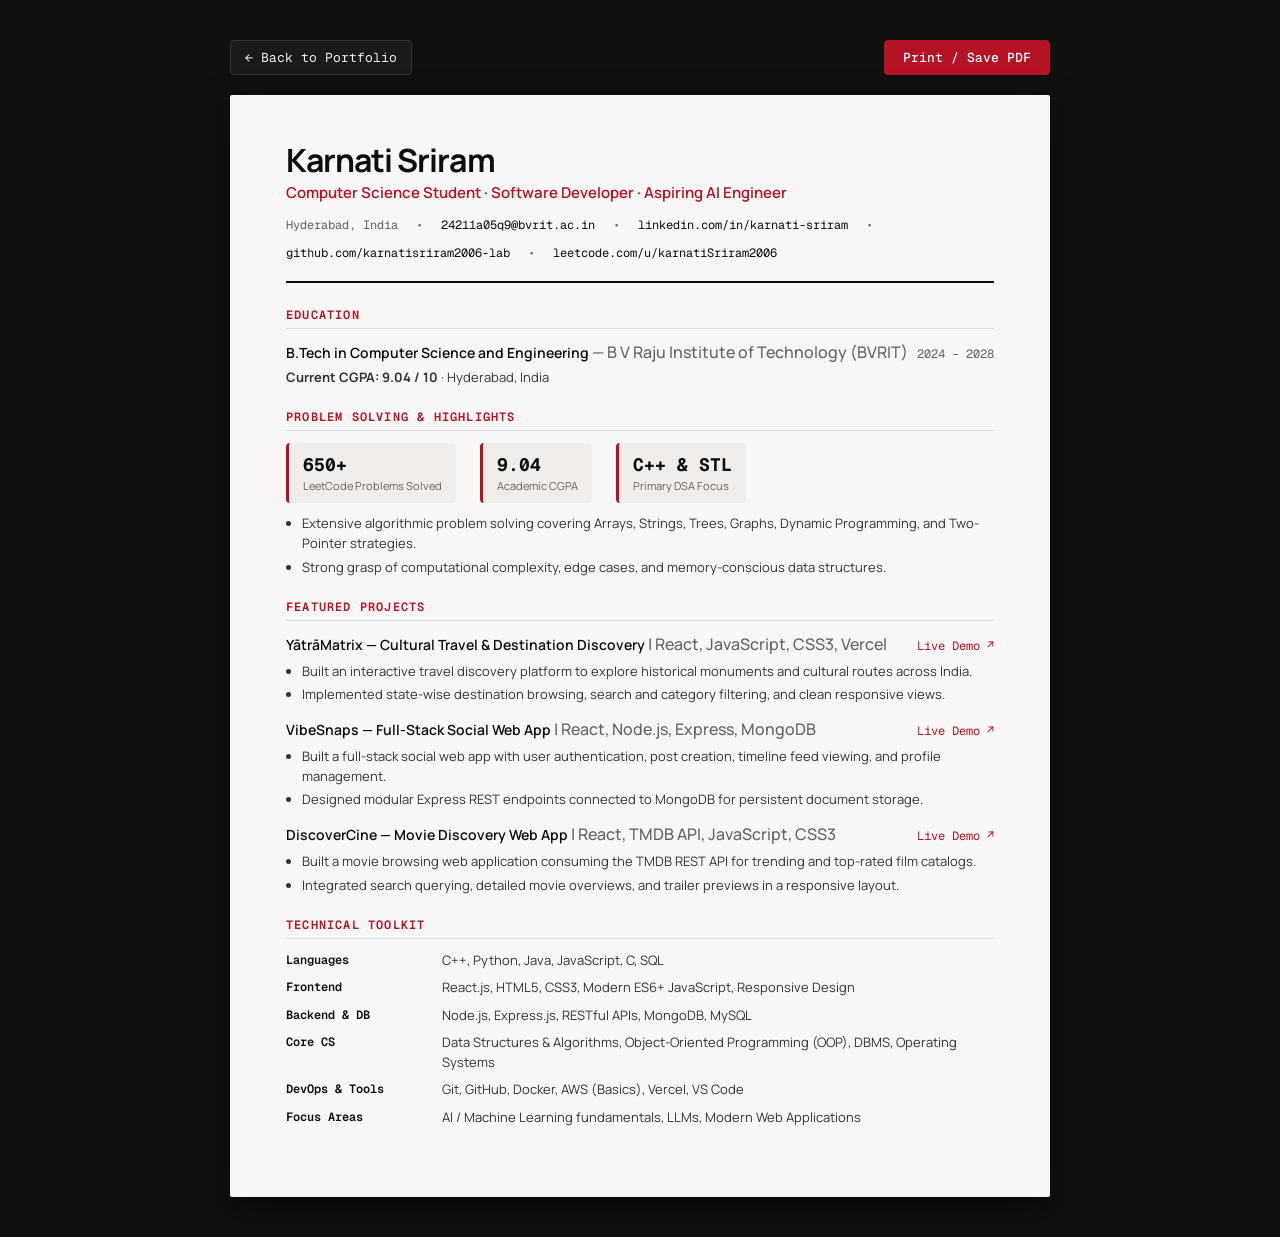
<file: resume.html>
<!doctype html>
<html lang="en">
  <head>
    <meta charset="UTF-8" />
    <meta name="viewport" content="width=device-width, initial-scale=1" />
    <title>Resume — Karnati Sriram | Software Developer</title>
    <link rel="icon" type="image/svg+xml" href="./favicon.svg" />
    <link rel="preconnect" href="https://fonts.googleapis.com" />
    <link rel="preconnect" href="https://fonts.gstatic.com" crossorigin />
    <link href="https://fonts.googleapis.com/css2?family=Geist+Mono:wght@400;500;600&family=Manrope:wght@400;500;600;700&display=swap" rel="stylesheet" />
    <style>
      :root {
        --ink: #0d0d0d;
        --paper: #f8f7f5;
        --muted: #666360;
        --border: #e0deda;
        --accent: #b51226;
        --font: 'Manrope', -apple-system, BlinkMacSystemFont, sans-serif;
        --mono: 'Geist Mono', monospace;
      }
      * { box-sizing: border-box; margin: 0; padding: 0; }
      body {
        font-family: var(--font);
        background: #111;
        color: var(--ink);
        padding: 40px 20px;
        min-height: 100vh;
        display: flex;
        flex-direction: column;
        align-items: center;
      }
      .actions-bar {
        width: 100%;
        max-width: 820px;
        display: flex;
        justify-content: space-between;
        align-items: center;
        margin-bottom: 20px;
        color: #ddd;
      }
      .actions-bar a {
        color: #eee;
        text-decoration: none;
        font-family: var(--mono);
        font-size: 13px;
        display: inline-flex;
        align-items: center;
        gap: 6px;
        padding: 8px 14px;
        border: 1px solid #333;
        border-radius: 4px;
        background: #1a1a1a;
        transition: border-color .2s, color .2s;
      }
      .actions-bar a:hover {
        border-color: var(--accent);
        color: #fff;
      }
      .btn-print {
        cursor: pointer;
        font-family: var(--mono);
        font-size: 13px;
        padding: 8px 18px;
        border: 1px solid var(--accent);
        border-radius: 4px;
        background: var(--accent);
        color: #fff;
        font-weight: 500;
        transition: opacity .2s;
      }
      .btn-print:hover { opacity: .9; }

      .sheet {
        width: 100%;
        max-width: 820px;
        background: var(--paper);
        padding: 48px 56px;
        box-shadow: 0 10px 30px rgba(0,0,0,0.5);
        border-radius: 2px;
      }
      header {
        border-bottom: 2px solid var(--ink);
        padding-bottom: 20px;
        margin-bottom: 24px;
      }
      .header-main {
        display: flex;
        justify-content: space-between;
        align-items: flex-start;
      }
      h1 {
        font-size: 32px;
        font-weight: 700;
        letter-spacing: -0.03em;
        color: var(--ink);
        line-height: 1.1;
      }
      .title-sub {
        font-size: 15px;
        color: var(--accent);
        font-weight: 600;
        margin-top: 4px;
      }
      .contact-links {
        display: flex;
        flex-wrap: wrap;
        gap: 12px 18px;
        margin-top: 14px;
        font-family: var(--mono);
        font-size: 12px;
        color: var(--muted);
      }
      .contact-links a {
        color: var(--ink);
        text-decoration: none;
      }
      .contact-links a:hover { text-decoration: underline; color: var(--accent); }

      section { margin-bottom: 22px; }
      h2 {
        font-family: var(--mono);
        font-size: 12px;
        font-weight: 600;
        text-transform: uppercase;
        letter-spacing: 0.1em;
        color: var(--accent);
        border-bottom: 1px solid var(--border);
        padding-bottom: 5px;
        margin-bottom: 12px;
      }
      .entry { margin-bottom: 14px; }
      .entry-head {
        display: flex;
        justify-content: space-between;
        align-items: baseline;
      }
      .entry-title {
        font-size: 14px;
        font-weight: 600;
        color: var(--ink);
      }
      .entry-place {
        color: var(--muted);
        font-weight: 500;
      }
      .entry-date {
        font-family: var(--mono);
        font-size: 12px;
        color: var(--muted);
      }
      .entry-desc {
        font-size: 13px;
        line-height: 1.55;
        color: #333;
        margin-top: 4px;
      }
      ul.entry-points {
        margin: 6px 0 0 16px;
        font-size: 13px;
        line-height: 1.55;
        color: #333;
      }
      ul.entry-points li { margin-bottom: 3px; }

      .skills-grid {
        display: grid;
        grid-template-columns: 140px 1fr;
        gap: 8px 16px;
        font-size: 13px;
        line-height: 1.5;
      }
      .skill-label {
        font-weight: 600;
        color: var(--ink);
        font-family: var(--mono);
        font-size: 12px;
      }
      .skill-vals { color: #333; }

      .metrics-row {
        display: flex;
        gap: 24px;
        margin-bottom: 10px;
      }
      .metric-box {
        background: #f0edea;
        padding: 10px 14px;
        border-radius: 4px;
        border-left: 3px solid var(--accent);
      }
      .metric-val {
        font-family: var(--mono);
        font-size: 18px;
        font-weight: 700;
        color: var(--ink);
      }
      .metric-lbl {
        font-size: 11px;
        color: var(--muted);
        margin-top: 2px;
      }

      @media print {
        body { background: #fff; padding: 0; }
        .actions-bar { display: none; }
        .sheet { box-shadow: none; padding: 0; max-width: 100%; }
      }
      @media (max-width: 600px) {
        .sheet { padding: 24px 20px; }
        .skills-grid { grid-template-columns: 1fr; gap: 4px; }
        .entry-head { flex-direction: column; }
      }
    </style>
  </head>
  <body>
    <div class="actions-bar">
      <a href="./index.html">← Back to Portfolio</a>
      <button class="btn-print" onclick="window.print()">Print / Save PDF</button>
    </div>

    <article class="sheet">
      <header>
        <div class="header-main">
          <div>
            <h1>Karnati Sriram</h1>
            <div class="title-sub">Computer Science Student · Software Developer · Aspiring AI Engineer</div>
          </div>
        </div>
        <div class="contact-links">
          <span>Hyderabad, India</span>
          <span>•</span>
          <a href="mailto:24211a05q9@bvrit.ac.in">24211a05q9@bvrit.ac.in</a>
          <span>•</span>
          <a href="https://linkedin.com/in/karnati-sriram-764a4133b/" target="_blank">linkedin.com/in/karnati-sriram</a>
          <span>•</span>
          <a href="https://github.com/karnatisriram2006-lab" target="_blank">github.com/karnatisriram2006-lab</a>
          <span>•</span>
          <a href="https://leetcode.com/u/karnatiSriram2006/" target="_blank">leetcode.com/u/karnatiSriram2006</a>
        </div>
      </header>

      <section>
        <h2>Education</h2>
        <div class="entry">
          <div class="entry-head">
            <div>
              <span class="entry-title">B.Tech in Computer Science and Engineering</span>
              <span class="entry-place">— B V Raju Institute of Technology (BVRIT)</span>
            </div>
            <span class="entry-date">2024 – 2028</span>
          </div>
          <div class="entry-desc">
            <strong>Current CGPA: 9.04 / 10</strong> · Hyderabad, India
          </div>
        </div>
      </section>

      <section>
        <h2>Problem Solving &amp; Highlights</h2>
        <div class="metrics-row">
          <div class="metric-box">
            <div class="metric-val">650+</div>
            <div class="metric-lbl">LeetCode Problems Solved</div>
          </div>
          <div class="metric-box">
            <div class="metric-val">9.04</div>
            <div class="metric-lbl">Academic CGPA</div>
          </div>
          <div class="metric-box">
            <div class="metric-val">C++ &amp; STL</div>
            <div class="metric-lbl">Primary DSA Focus</div>
          </div>
        </div>
        <ul class="entry-points">
          <li>Extensive algorithmic problem solving covering Arrays, Strings, Trees, Graphs, Dynamic Programming, and Two-Pointer strategies.</li>
          <li>Strong grasp of computational complexity, edge cases, and memory-conscious data structures.</li>
        </ul>
      </section>

      <section>
        <h2>Featured Projects</h2>
        
        <div class="entry">
          <div class="entry-head">
            <div>
              <span class="entry-title">YātrāMatrix — Cultural Travel &amp; Destination Discovery</span>
              <span class="entry-place">| React, JavaScript, CSS3, Vercel</span>
            </div>
            <span class="entry-date"><a href="https://yatramatrix.vercel.app/" target="_blank" style="color: var(--accent); text-decoration: none;">Live Demo ↗</a></span>
          </div>
          <ul class="entry-points">
            <li>Built an interactive travel discovery platform to explore historical monuments and cultural routes across India.</li>
            <li>Implemented state-wise destination browsing, search and category filtering, and clean responsive views.</li>
          </ul>
        </div>

        <div class="entry">
          <div class="entry-head">
            <div>
              <span class="entry-title">VibeSnaps — Full-Stack Social Web App</span>
              <span class="entry-place">| React, Node.js, Express, MongoDB</span>
            </div>
            <span class="entry-date"><a href="https://tryvibesnap.vercel.app/" target="_blank" style="color: var(--accent); text-decoration: none;">Live Demo ↗</a></span>
          </div>
          <ul class="entry-points">
            <li>Built a full-stack social web app with user authentication, post creation, timeline feed viewing, and profile management.</li>
            <li>Designed modular Express REST endpoints connected to MongoDB for persistent document storage.</li>
          </ul>
        </div>

        <div class="entry">
          <div class="entry-head">
            <div>
              <span class="entry-title">DiscoverCine — Movie Discovery Web App</span>
              <span class="entry-place">| React, TMDB API, JavaScript, CSS3</span>
            </div>
            <span class="entry-date"><a href="https://discovercine.vercel.app/" target="_blank" style="color: var(--accent); text-decoration: none;">Live Demo ↗</a></span>
          </div>
          <ul class="entry-points">
            <li>Built a movie browsing web application consuming the TMDB REST API for trending and top-rated film catalogs.</li>
            <li>Integrated search querying, detailed movie overviews, and trailer previews in a responsive layout.</li>
          </ul>
        </div>
      </section>

      <section>
        <h2>Technical Toolkit</h2>
        <div class="skills-grid">
          <div class="skill-label">Languages</div>
          <div class="skill-vals">C++, Python, Java, JavaScript, C, SQL</div>

          <div class="skill-label">Frontend</div>
          <div class="skill-vals">React.js, HTML5, CSS3, Modern ES6+ JavaScript, Responsive Design</div>

          <div class="skill-label">Backend &amp; DB</div>
          <div class="skill-vals">Node.js, Express.js, RESTful APIs, MongoDB, MySQL</div>

          <div class="skill-label">Core CS</div>
          <div class="skill-vals">Data Structures &amp; Algorithms, Object-Oriented Programming (OOP), DBMS, Operating Systems</div>

          <div class="skill-label">DevOps &amp; Tools</div>
          <div class="skill-vals">Git, GitHub, Docker, AWS (Basics), Vercel, VS Code</div>

          <div class="skill-label">Focus Areas</div>
          <div class="skill-vals">AI / Machine Learning fundamentals, LLMs, Modern Web Applications</div>
        </div>
      </section>
    </article>
  </body>
</html>
</file>
<file: styles.css>
/* ═══════════════════════════════════════════════════════════════
   KARNATI SRIRAM — PORTFOLIO STYLESHEET
   Aesthetic: Dark Editorial Crimson
   Typography: Manrope & Geist Mono
   ═══════════════════════════════════════════════════════════════ */

:root {
  color-scheme: dark;
  --ink: #090909;
  --panel: #111111;
  --panel-raised: #151515;
  --panel-border: #222222;
  --paper: #f0efed;
  --muted: #94908d;
  --faint: #595654;
  --acid: #b51226;
  --acid-hover: #cf1b31;
  --acid-dim: rgba(181, 18, 38, 0.12);
  --acid-border: rgba(181, 18, 38, 0.35);
  --line: rgba(240, 239, 237, 0.1);
  --line-strong: rgba(240, 239, 237, 0.2);
  --display: "Manrope", -apple-system, BlinkMacSystemFont, "Segoe UI", sans-serif;
  --mono: "Geist Mono", "SFMono-Regular", Consolas, monospace;
  --curve: cubic-bezier(0.22, 1, 0.36, 1);
  --page: min(1240px, calc(100% - 96px));
}

* { box-sizing: border-box; }

html {
  scroll-behavior: smooth;
  scroll-padding-top: 88px;
  background: #080808;
}

/* ── Cinematic Vignette ── */
/* html::before is the only clean pseudo-element slot at this level.
   Fixed, behind everything (z-index: 0 on html means this sits beneath body). */
html::before {
  content: "";
  position: fixed;
  inset: 0;
  z-index: 0;
  pointer-events: none;
  /* Radial vignette: transparent centre, soft dark edges/corners.
     Two-stop approach: inner transparent zone is generous (60% radius)
     so only the outer 40% picks up any darkening. */
  background: radial-gradient(
    ellipse 130% 110% at 50% 42%,
    transparent 0%,
    transparent 52%,
    rgba(4, 3, 3, 0.18) 72%,
    rgba(2, 2, 2, 0.42) 100%
  );
}

body {
  margin: 0;
  background-color: #080808;
  /* Layered charcoal depth gradients — fixed so they don't scroll */
  background-image:
    /* Warm top-centre vignette — adds dimension to the hero area */
    radial-gradient(ellipse 100% 55% at 50% 0%, rgba(28, 22, 23, 0.55) 0%, rgba(8, 8, 8, 0) 68%),
    /* Subtle vertical tonal shift — breaks the flat black */
    linear-gradient(180deg,
      #0a0808 0%,
      #090808 18%,
      #080808 42%,
      #090808 65%,
      #0a0809 100%);
  background-attachment: fixed;
  color: var(--paper);
  font-family: var(--display);
  font-size: 15px;
  line-height: 1.65;
  -webkit-font-smoothing: antialiased;
  overflow-x: hidden;
}

/* ── Ambient Crimson Glow Layer ── */
/* Uses body::after so it stacks above the base gradient but below all content */
body::after {
  content: "";
  position: fixed;
  inset: 0;
  z-index: -1;
  pointer-events: none;

  /* 
   * Right glow  — behind the portrait area (~70–90% x, 10–60% y)
   * Left glow   — restrained secondary in lower-left (~0–30% x, 60–100% y)
   */
  background-image:
    radial-gradient(
      ellipse 48% 62% at 76% 32%,
      rgba(165, 14, 32, 0.14) 0%,
      rgba(130, 10, 25, 0.06) 45%,
      rgba(8, 8, 8, 0) 75%
    ),
    radial-gradient(
      ellipse 36% 42% at 82% 50%,
      rgba(145, 10, 25, 0.08) 0%,
      rgba(8, 8, 8, 0) 65%
    ),
    radial-gradient(
      ellipse 42% 36% at 14% 82%,
      rgba(140, 10, 24, 0.07) 0%,
      rgba(8, 8, 8, 0) 70%
    );

  /* Slow ambient pulse: 0.96 → 1.04 opacity, 28s loop */
  animation: ambient-breathe 28s ease-in-out infinite;
}

@keyframes ambient-breathe {
  0%   { opacity: 0.9; }
  40%  { opacity: 1.0; }
  65%  { opacity: 1.04; }
  100% { opacity: 0.9; }
}

/* ── Fine Technical Grid Pattern ── */
body::before {
  content: "";
  position: fixed;
  inset: 0;
  z-index: -1;
  pointer-events: none;
  /* 1px lines at 15% opacity on a 64px cell */
  background-image:
    linear-gradient(rgba(240, 237, 232, 0.028) 1px, transparent 1px),
    linear-gradient(90deg, rgba(240, 237, 232, 0.028) 1px, transparent 1px);
  background-size: 64px 64px;
  /* Fade the grid: strong at the very top (hero), gone below the fold */
  mask-image: linear-gradient(to bottom,
    rgba(0, 0, 0, 0.9) 0%,
    rgba(0, 0, 0, 0.6) 20%,
    rgba(0, 0, 0, 0.2) 50%,
    rgba(0, 0, 0, 0) 80%
  );
  -webkit-mask-image: linear-gradient(to bottom,
    rgba(0, 0, 0, 0.9) 0%,
    rgba(0, 0, 0, 0.6) 20%,
    rgba(0, 0, 0, 0.2) 50%,
    rgba(0, 0, 0, 0) 80%
  );
}

a { color: inherit; text-decoration: none; }
button, a { -webkit-tap-highlight-color: transparent; }

a:focus-visible, button:focus-visible {
  outline: 2px solid var(--acid);
  outline-offset: 4px;
  border-radius: 4px;
}

::selection {
  color: #fff;
  background: var(--acid);
}

.mono {
  font-family: var(--mono);
  font-size: 10px;
  letter-spacing: 0.08em;
}

.section-shell {
  width: var(--page);
  max-width: 1440px;
  margin-inline: auto;
}

.skip-link {
  position: fixed;
  top: 12px;
  left: 12px;
  z-index: 100;
  padding: 12px 18px;
  transform: translateY(-160%);
  background: var(--acid);
  color: #fff;
  border-radius: 4px;
  font-weight: 700;
  font-size: 13px;
  transition: transform 0.25s var(--curve);
}
.skip-link:focus { transform: translateY(0); }

.site-grain {
  position: fixed;
  inset: 0;
  z-index: 20;
  pointer-events: none;
  /*
   * Fine cinematic grain: 4-octave fractalNoise, finer frequency than before.
   * mix-blend-mode: overlay means the grain interacts with the background
   * tones physically — bright areas get lighter texture, dark areas get
   * darker, which is how real film grain behaves. Opacity at 3% stays
   * perceptible at close range but invisible at a glance.
   */
  opacity: 0.03;
  mix-blend-mode: overlay;
  background-image: url("data:image/svg+xml,%3Csvg viewBox='0 0 256 256' xmlns='http://www.w3.org/2000/svg'%3E%3Cfilter id='g'%3E%3CfeTurbulence type='fractalNoise' baseFrequency='.78' numOctaves='4' stitchTiles='stitch'/%3E%3CfeColorMatrix type='saturate' values='0'/%3E%3C/filter%3E%3Crect width='100%25' height='100%25' filter='url(%23g)'/%3E%3C/svg%3E");
  background-size: 256px 256px;
  /* Scale up slightly so the tile seams are off-screen */
  background-position: center;
}

.reading-progress {
  position: fixed;
  inset: 0 0 auto;
  height: 2px;
  z-index: 90;
  background: transparent;
}
.reading-progress span {
  display: block;
  height: 100%;
  width: 0;
  background: var(--acid);
  transform-origin: left;
}

/* ── Site Header ── */
.site-header {
  width: 100%;
  height: 72px;
  padding: 0 max(32px, calc((100vw - 1240px) / 2));
  position: fixed;
  top: 0;
  left: 0;
  z-index: 40;
  display: flex;
  align-items: center;
  justify-content: space-between;
  background: rgba(9, 9, 9, 0.82);
  border-bottom: 1px solid rgba(255, 255, 255, 0.07);
  backdrop-filter: blur(14px);
  transition: background 0.3s var(--curve), border-color 0.3s var(--curve);
}
.site-header.is-scrolled {
  background: rgba(9, 9, 9, 0.94);
  border-color: rgba(255, 255, 255, 0.12);
}

.wordmark {
  display: inline-flex;
  align-items: center;
  gap: 10px;
  font-size: 13px;
  font-weight: 650;
  letter-spacing: -0.02em;
}
.wordmark-mark {
  width: 28px;
  height: 28px;
  display: grid;
  place-items: center;
  background: var(--acid);
  color: #fff;
  font: 600 11px var(--mono);
  border-radius: 4px;
}

.desktop-nav {
  display: flex;
  align-items: center;
  gap: 32px;
}
.desktop-nav a {
  position: relative;
  color: #b5b1ae;
  font-size: 12px;
  padding-block: 6px;
  transition: color 0.25s var(--curve);
}
.desktop-nav a::after {
  content: "";
  position: absolute;
  left: 0;
  right: 100%;
  bottom: 0;
  height: 1px;
  background: var(--acid);
  transition: right 0.3s var(--curve);
}
.desktop-nav a:hover::after,
.desktop-nav a[aria-current="location"]::after {
  right: 0;
}
.desktop-nav a:hover,
.desktop-nav a[aria-current="location"] {
  color: var(--paper);
}

.nav-resume {
  color: var(--paper) !important;
  display: inline-flex;
  align-items: center;
  gap: 4px;
  border-bottom: 1px solid var(--acid-border) !important;
  padding-bottom: 2px !important;
}
.nav-resume:hover {
  color: #fff !important;
  border-color: var(--acid) !important;
}

.header-cta {
  display: inline-flex;
  align-items: center;
  gap: 8px;
  font-size: 12px;
  font-weight: 500;
  color: var(--paper);
  padding: 7px 14px;
  border: 1px solid rgba(240, 239, 237, 0.18);
  border-radius: 4px;
  transition: all 0.25s var(--curve);
}
.header-cta:hover {
  border-color: var(--acid);
  background: var(--acid-dim);
  color: #fff;
}

.arrow {
  display: inline-block;
  font-family: var(--mono);
  transition: transform 0.25s var(--curve);
}
a:hover .arrow {
  transform: translate(2px, -2px);
}

/* ── General Section Headings ── */
.section-heading {
  display: flex;
  justify-content: space-between;
  align-items: flex-end;
  margin-bottom: 52px;
  gap: 32px;
}
.section-kicker {
  margin: 0;
  display: flex;
  align-items: center;
  gap: 10px;
  color: #9c9794;
  font: 500 10px var(--mono);
  letter-spacing: 0.1em;
  text-transform: uppercase;
}
.section-number {
  color: var(--acid);
}
.section-heading h2 {
  margin: 18px 0 0;
  font-size: clamp(38px, 4.8vw, 64px);
  line-height: 1.05;
  font-weight: 700;
  letter-spacing: -0.05em;
  color: var(--paper);
}
.period { color: var(--acid); }
.section-aside {
  max-width: 320px;
  margin: 0;
  color: var(--muted);
  font-size: 13px;
  line-height: 1.7;
}
.section-heading-side {
  display: flex;
  flex-direction: column;
  align-items: flex-end;
  gap: 12px;
}
.section-more-link {
  display: inline-flex;
  align-items: center;
  gap: 6px;
  font-size: 11px;
  color: var(--paper);
  border-bottom: 1px solid var(--acid-border);
  padding-bottom: 2px;
  transition: border-color 0.2s var(--curve), color 0.2s var(--curve);
}
.section-more-link:hover {
  border-color: var(--acid);
  color: #fff;
}

/* ── Buttons ── */
.button {
  display: inline-flex;
  align-items: center;
  justify-content: center;
  gap: 10px;
  min-height: 46px;
  padding: 0 18px;
  border-radius: 4px;
  font-family: var(--mono);
  font-size: 11px;
  font-weight: 600;
  letter-spacing: 0.04em;
  text-transform: uppercase;
  transition: transform 0.25s var(--curve), background 0.25s var(--curve), border-color 0.25s var(--curve), color 0.25s var(--curve);
  cursor: pointer;
  border: 1px solid transparent;
}
.button:hover { transform: translateY(-2px); }
.button:active { transform: translateY(0); }

.button-primary {
  background: var(--acid);
  color: #fff;
  border-color: var(--acid);
}
.button-primary:hover {
  background: var(--acid-hover);
  border-color: var(--acid-hover);
}

.button-ghost {
  background: rgba(18, 18, 18, 0.75);
  color: var(--paper);
  border: 1px solid rgba(240, 239, 237, 0.2);
}
.button-ghost:hover {
  border-color: var(--acid);
  color: #fff;
  background: var(--acid-dim);
}

.text-link {
  color: #ccc8c5;
  font-size: 12px;
  display: inline-flex;
  align-items: center;
  gap: 4px;
  transition: color 0.25s var(--curve);
}
.text-link span { color: var(--acid); }
.text-link:hover { color: #fff; }

/* ── 00 Hero Section (Clean, Focal Portrait, No Clutter) ── */
.hero {
  position: relative;
  min-height: 740px;
  padding-top: 136px;
  display: grid;
  grid-template-columns: 1.08fr 0.92fr;
  align-items: center;
  column-gap: 44px;
  border-bottom: 1px solid var(--line);
}

.hero-copy {
  position: relative;
  z-index: 2;
  padding: 24px 0 40px;
}

.eyebrow {
  margin: 0 0 20px;
  display: flex;
  align-items: center;
  flex-wrap: wrap;
  gap: 8px 12px;
  color: #a49f9c;
  font: 500 9.5px var(--mono);
  letter-spacing: 0.08em;
  text-transform: uppercase;
}
.status-dot {
  width: 7px;
  height: 7px;
  border-radius: 50%;
  background: var(--acid);
  box-shadow: 0 0 8px rgba(181, 18, 38, 0.5);
  flex: none;
}
.eyebrow-divider { color: rgba(255, 255, 255, 0.15); }
.hero-available {
  display: inline-flex;
  align-items: center;
  gap: 6px;
  padding: 3px 9px;
  border: 1px solid rgba(181, 18, 38, 0.4);
  border-radius: 999px;
  background: rgba(181, 18, 38, 0.1);
  color: #ede9e6;
  font-size: 8.5px;
  letter-spacing: 0.06em;
  box-shadow: 0 0 10px rgba(181, 18, 38, 0.15);
  margin-left: 2px;
}
.dot-green {
  width: 5px;
  height: 5px;
  border-radius: 50%;
  background: #34d399;
  box-shadow: 0 0 6px rgba(52, 211, 153, 0.5);
  flex: none;
}

.hero-title {
  margin: 0;
  font-size: clamp(60px, 7vw, 94px);
  line-height: 0.89;
  font-weight: 700;
  letter-spacing: -0.07em;
  color: var(--paper);
}
.hero-title .hero-line {
  display: block;
}

.hero-role {
  margin: 18px 0 0;
  font-family: var(--mono);
  font-size: 11px;
  letter-spacing: 0.07em;
  text-transform: uppercase;
  color: #b5afa9;
}
.hero-role span {
  color: var(--acid);
}

.hero-bottom {
  max-width: 520px;
  margin-top: 22px;
  display: flex;
  flex-direction: column;
  gap: 20px;
}

.hero-intro {
  margin: 0;
  color: #c7c2be;
  font-size: 14px;
  font-weight: 400;
  line-height: 1.78;
  letter-spacing: -0.01em;
}

.hero-actions {
  display: flex;
  align-items: center;
  flex-wrap: wrap;
  gap: 14px 18px;
  margin-top: 6px;
}
.hero-actions .button-primary {
  padding: 0 22px;
}
.hero-actions .button-ghost {
  padding: 0 18px;
}
.hero-actions .text-link {
  font-family: var(--mono);
  font-size: 11px;
  font-weight: 500;
  letter-spacing: 0.04em;
  text-transform: uppercase;
  color: #b5afa9;
  padding: 8px 4px;
  display: inline-flex;
  align-items: center;
  gap: 6px;
}
.hero-actions .text-link span {
  color: var(--acid);
  transition: transform 0.2s var(--curve);
}
.hero-actions .text-link:hover {
  color: #fff;
}
.hero-actions .text-link:hover span {
  transform: translate(2px, -2px);
}

/* ── Hero Portrait Integration (Primary Focal Point) ── */
.hero-portrait {
  position: relative;
  z-index: 2;
  width: 100%;
  height: min(540px, 68vh);
  margin: 0;
  display: flex;
  align-items: flex-end;
  justify-content: center;
}

/* Ambient crimson glow behind the portrait */
.portrait-glow {
  position: absolute;
  inset: -15% -20%;
  z-index: 0;
  pointer-events: none;
  /* Main: warm crimson core. Secondary: wider cooler halo */
  background:
    radial-gradient(
      ellipse 65% 72% at 50% 42%,
      rgba(181, 18, 38, 0.18) 0%,
      rgba(160, 14, 32, 0.08) 42%,
      rgba(8, 8, 8, 0) 72%
    ),
    radial-gradient(
      ellipse 85% 88% at 50% 46%,
      rgba(130, 10, 25, 0.07) 0%,
      rgba(8, 8, 8, 0) 68%
    );
  animation: portrait-glow-breathe 22s ease-in-out infinite;
}

@keyframes portrait-glow-breathe {
  0%   { opacity: 0.75; transform: scale(0.98) translateY(0px); }
  38%  { opacity: 1.0;  transform: scale(1.00) translateY(-3px); }
  70%  { opacity: 1.06; transform: scale(1.02) translateY(-1px); }
  100% { opacity: 0.75; transform: scale(0.98) translateY(0px); }
}

.hero-portrait::before {
  content: "";
  position: absolute;
  bottom: 0;
  left: 50%;
  transform: translateX(-50%);
  width: 100%;
  max-width: 460px;
  height: 55%;
  background: radial-gradient(ellipse at 50% 90%, rgba(20, 16, 17, 0.65) 0%, rgba(9, 9, 9, 0) 72%);
  z-index: 1;
  pointer-events: none;
}

.hero-portrait img {
  position: relative;
  z-index: 2;
  width: 100%;
  height: 100%;
  max-width: 440px;
  object-fit: cover;
  object-position: center 12%;
  display: block;
  mask-image: linear-gradient(to bottom, #000 0%, #000 62%, rgba(0, 0, 0, 0.88) 74%, rgba(0, 0, 0, 0.55) 84%, rgba(0, 0, 0, 0.2) 93%, transparent 100%);
  -webkit-mask-image: linear-gradient(to bottom, #000 0%, #000 62%, rgba(0, 0, 0, 0.88) 74%, rgba(0, 0, 0, 0.55) 84%, rgba(0, 0, 0, 0.2) 93%, transparent 100%);
}

.portrait-caption {
  position: absolute;
  right: 5%;
  bottom: 14px;
  z-index: 3;
  color: #b5afa9;
  font-size: 9.5px;
  font-weight: 500;
  letter-spacing: 0.1em;
  text-transform: uppercase;
  padding: 4px 9px;
  background: rgba(10, 9, 9, 0.72);
  backdrop-filter: blur(8px);
  -webkit-backdrop-filter: blur(8px);
  border: 1px solid rgba(255, 255, 255, 0.08);
  border-radius: 3px;
  display: inline-flex;
  align-items: center;
}
.portrait-caption span {
  color: #e45463;
  font-weight: 600;
  margin-right: 6px;
}

/* Hero Highlights Meta Strip */
.hero-meta {
  grid-column: 1 / -1;
  min-height: 64px;
  padding: 18px 0;
  display: grid;
  grid-template-columns: repeat(4, 1fr);
  gap: 20px;
  border-top: 1px solid var(--line);
  color: #948f8c;
}
.hero-meta>div {
  display: flex;
  flex-direction: column;
  gap: 2px;
}
.hero-meta strong {
  color: var(--paper);
  font-family: var(--display);
  font-size: 22px;
  font-weight: 700;
  letter-spacing: -0.04em;
}
.hero-meta span {
  font-family: var(--mono);
  font-size: 9px;
  letter-spacing: 0.08em;
  text-transform: uppercase;
  color: #888380;
}

/* ── 01 Signal Section ── */
.signal-section {
  padding-block: 108px 116px;
  border-bottom: 1px solid var(--line);
}
.signal-line {
  max-width: 1080px;
  margin: 36px 0 44px;
  font-size: clamp(34px, 5.2vw, 64px);
  line-height: 1.15;
  font-weight: 500;
  letter-spacing: -0.055em;
  color: var(--paper);
}
.signal-line .word {
  display: inline-block;
  color: rgba(240, 239, 237, 0.22);
  transition: color 0.65s var(--curve);
  transition-delay: var(--word-delay, 0ms);
}
.signal-line .word.is-lit {
  color: var(--paper);
}
.signal-foot {
  display: flex;
  justify-content: space-between;
  max-width: 480px;
  color: #847e7b;
  font-size: 8.5px;
  letter-spacing: 0.1em;
}

/* ── 02 Selected Work: Distinct Editorial Case Studies ── */
.work-section {
  padding-block: 88px 116px;
  border-bottom: 1px solid var(--line);
}

.case-studies-list {
  display: flex;
  flex-direction: column;
  gap: 88px;
}

/* Shared Project Media Frame (Minimal, High-End Hairline) */
.project-frame {
  background: #131313;
  border: 1px solid #242424;
  border-radius: 6px;
  overflow: hidden;
  box-shadow: 0 16px 40px rgba(0, 0, 0, 0.5);
  transition: border-color 0.3s var(--curve), transform 0.3s var(--curve);
}
.case-study:hover .project-frame {
  border-color: var(--acid-border);
  transform: translateY(-2px);
}

.frame-bar {
  height: 28px;
  background: #181818;
  border-bottom: 1px solid #222222;
  display: flex;
  align-items: center;
  justify-content: space-between;
  padding-inline: 14px;
}
.frame-url {
  color: #7a7674;
  font-size: 8.5px;
  letter-spacing: 0.06em;
}
.frame-arrow {
  color: #7a7674;
  font-size: 9px;
}

.project-image-link {
  position: relative;
  display: block;
  overflow: hidden;
  background: #0d0d0d;
}
.project-screenshot {
  width: 100%;
  height: auto;
  aspect-ratio: 1910 / 946;
  object-fit: cover;
  object-position: top center;
  display: block;
  transition: transform 0.4s var(--curve);
}
.project-image-link:hover .project-screenshot {
  transform: scale(1.015);
}

.project-cue {
  position: absolute;
  right: 14px;
  bottom: 14px;
  padding: 5px 10px;
  background: rgba(9, 9, 9, 0.88);
  border: 1px solid var(--acid-border);
  border-radius: 3px;
  color: #fff;
  font-size: 8px;
  letter-spacing: 0.08em;
  opacity: 0;
  transform: translateY(4px);
  transition: all 0.25s var(--curve);
}
.project-image-link:hover .project-cue {
  opacity: 1;
  transform: translateY(0);
}

/* ── Flagship Project 01: YātrāMatrix ── */
.case-study-flagship {
  display: flex;
  flex-direction: column;
  gap: 28px;
  padding-bottom: 72px;
  border-bottom: 1px solid #1c1c1c;
}
.flagship-header {
  max-width: 820px;
}
.case-badge-flagship {
  color: var(--acid);
  font-size: 9px;
  font-weight: 600;
  letter-spacing: 0.12em;
}
.case-domain {
  color: #7c7774;
  font-size: 8.5px;
  letter-spacing: 0.08em;
}
.flagship-title {
  margin: 12px 0 8px;
  font-size: clamp(36px, 4.8vw, 56px);
  font-weight: 700;
  letter-spacing: -0.05em;
  line-height: 1.05;
}
.flagship-title a:hover {
  color: var(--acid);
}
.flagship-tagline {
  margin: 0;
  color: #b5b0ad;
  font-size: 15px;
  line-height: 1.7;
}

.flagship-features {
  display: grid;
  grid-template-columns: repeat(3, minmax(0, 1fr));
  gap: 16px;
  margin-top: 18px;
  padding-top: 18px;
  border-top: 1px solid #1c1c1c;
}
.flagship-feature-item {
  display: flex;
  gap: 10px;
  align-items: flex-start;
}
.feat-dot {
  width: 6px;
  height: 6px;
  border-radius: 50%;
  background: var(--acid);
  margin-top: 6px;
  flex-shrink: 0;
}
.flagship-feature-item strong {
  display: block;
  font-size: 12px;
  color: var(--paper);
  font-weight: 600;
  margin-bottom: 2px;
}
.flagship-feature-item span {
  display: block;
  font-size: 11px;
  color: #8c8784;
  line-height: 1.45;
}

.flagship-footer {
  display: flex;
  justify-content: space-between;
  align-items: center;
  flex-wrap: wrap;
  gap: 20px;
}

/* ── Split Case Studies (02 & 03) ── */
.case-study-split {
  display: grid;
  align-items: center;
  gap: 48px;
  padding-bottom: 72px;
  border-bottom: 1px solid #1c1c1c;
}
.case-study-split:last-child {
  border-bottom: 0;
  padding-bottom: 0;
}

.case-study-standard {
  grid-template-columns: 1.15fr 0.85fr;
}
.case-study-reverse {
  grid-template-columns: 0.85fr 1.15fr;
}

.case-content {
  display: flex;
  flex-direction: column;
  gap: 14px;
}
.case-meta-top {
  display: flex;
  align-items: center;
  gap: 12px;
}
.case-number {
  color: var(--acid);
  font-size: 9px;
  letter-spacing: 0.12em;
}
.case-title {
  margin: 0;
  font-size: clamp(30px, 3.4vw, 44px);
  font-weight: 700;
  letter-spacing: -0.05em;
  line-height: 1.08;
}
.case-title a:hover {
  color: var(--acid);
}
.case-kicker {
  margin: 0;
  color: #9e9996;
  font-size: 9px;
  letter-spacing: 0.09em;
}
.case-desc {
  margin: 4px 0 0;
  color: #aba6a3;
  font-size: 13.5px;
  line-height: 1.75;
}

.case-tags {
  display: flex;
  flex-wrap: wrap;
  gap: 8px;
  margin-top: 4px;
}
.case-tags span {
  padding: 4px 9px;
  background: #131313;
  border: 1px solid #242424;
  border-radius: 3px;
  color: #c4bfbc;
  font-family: var(--mono);
  font-size: 9px;
  letter-spacing: 0.04em;
}

.case-actions {
  display: flex;
  align-items: center;
  flex-wrap: wrap;
  gap: 12px;
  margin-top: 10px;
}
.case-btn {
  min-height: 42px;
  padding: 0 16px;
  font-size: 10px;
}

/* ── 03 About Section (Top-Aligned Editorial Layout) ── */
.about-section {
  padding-block: 92px 112px;
  border-bottom: 1px solid var(--line);
}
.about-grid {
  display: grid;
  grid-template-columns: 1fr 1.18fr;
  align-items: flex-start;
  gap: 40px 64px;
}
.about-heading-side {
  position: sticky;
  top: 108px;
  display: flex;
  flex-direction: column;
  gap: 16px;
}
.about-title {
  margin: 0;
  font-size: clamp(38px, 4.6vw, 62px);
  line-height: 1.06;
  font-weight: 700;
  letter-spacing: -0.05em;
  color: var(--paper);
}

.about-copy {
  max-width: 620px;
}
.about-copy p {
  margin: 0 0 16px;
  color: #aba6a3;
  font-size: 14px;
  line-height: 1.8;
}

.about-pillars {
  display: grid;
  grid-template-columns: 1fr 1fr;
  gap: 14px 20px;
  margin: 24px 0 26px;
  padding: 20px;
  background: #111111;
  border: 1px solid #202020;
  border-radius: 6px;
}
.about-pillar {
  display: flex;
  align-items: flex-start;
  gap: 10px;
  font-size: 12px;
  line-height: 1.55;
  color: #b0aba8;
}
.about-pillar strong {
  color: var(--paper);
  display: block;
  font-size: 12px;
  margin-bottom: 2px;
}
.pillar-bullet {
  color: var(--acid);
  font-size: 9px;
  font-weight: 600;
  flex: none;
  margin-top: 2px;
}

.fact-strip {
  min-height: 118px;
  display: grid;
  grid-template-columns: repeat(3, 1fr) 1.25fr;
  align-items: center;
  border-block: 1px solid var(--line);
  margin-top: 48px;
}
.fact {
  min-height: 72px;
  display: flex;
  flex-direction: column;
  justify-content: center;
  padding-left: 28px;
  border-left: 1px solid var(--line);
}
.fact:first-child {
  padding-left: 0;
  border-left: 0;
}
.fact-value {
  font-size: 34px;
  line-height: 1;
  font-weight: 700;
  letter-spacing: -0.05em;
  color: var(--paper);
}
.fact-unit {
  color: #7e7a78;
  font: 12px var(--mono);
}
.fact-label {
  margin-top: 8px;
  color: #8c8784;
  font-size: 10.5px;
  letter-spacing: 0.04em;
}
.fact-note {
  display: flex;
  align-items: center;
  gap: 10px;
  color: #a49e9b;
  font-size: 11.5px;
  line-height: 1.5;
  padding-left: 28px;
  border-left: 1px solid var(--line);
}

/* ── 04 Unified Editorial Toolkit Section ── */
.toolkit-section {
  padding-block: 92px 116px;
  border-bottom: 1px solid var(--line);
}

.editorial-toolkit {
  display: flex;
  flex-direction: column;
  border-top: 1px solid var(--line);
  margin-bottom: 40px;
}

.toolkit-row {
  display: grid;
  grid-template-columns: 240px 1fr;
  align-items: baseline;
  gap: 36px;
  padding: 26px 0;
  border-bottom: 1px solid #1a1a1a;
  transition: background 0.25s var(--curve);
}
.toolkit-row:hover {
  background: rgba(255, 255, 255, 0.012);
}

.toolkit-category {
  display: flex;
  align-items: baseline;
  gap: 12px;
}
.toolkit-num {
  color: var(--acid);
  font-size: 9px;
  font-weight: 600;
  letter-spacing: 0.1em;
}
.toolkit-cat-name {
  margin: 0;
  font-size: 15px;
  font-weight: 600;
  letter-spacing: -0.02em;
  color: var(--paper);
}

.toolkit-items {
  display: flex;
  flex-direction: column;
  gap: 10px;
}

.skill-pill-list {
  display: flex;
  flex-wrap: wrap;
  gap: 8px 10px;
}
.skill-token {
  padding: 5px 12px;
  background: #121212;
  border: 1px solid #242424;
  border-radius: 4px;
  color: #dedad6;
  font-family: var(--mono);
  font-size: 11px;
  letter-spacing: 0.02em;
  transition: border-color 0.2s var(--curve), color 0.2s var(--curve), transform 0.2s var(--curve);
}
.skill-token:hover {
  border-color: var(--acid-border);
  color: #fff;
  transform: translateY(-1px);
}

.toolkit-subtext {
  margin: 0;
  color: #888380;
  font-size: 12px;
  line-height: 1.6;
}

.toolkit-footer-quote {
  position: relative;
  background: #111111;
  border: 1px solid #202020;
  border-left: 3px solid var(--acid);
  border-radius: 4px;
  padding: 20px 24px;
  display: flex;
  flex-direction: column;
  gap: 10px;
}
.toolkit-footer-quote .quote-mark {
  color: var(--acid);
  font-size: 28px;
  line-height: 0.6;
  font-family: Georgia, serif;
}
.toolkit-footer-quote p {
  margin: 0;
  color: #d6d1ce;
  font-size: 13.5px;
  line-height: 1.6;
  font-style: italic;
}
.toolkit-footer-quote .quote-author {
  color: #888380;
  font-size: 9px;
  letter-spacing: 0.08em;
}

/* ── 05 Problem Solving / LeetCode ── */
.achievement-section {
  display: grid;
  grid-template-columns: minmax(0, 1.25fr) minmax(260px, 0.75fr);
  align-items: center;
  gap: 6vw;
  padding-block: 88px 100px;
  border-bottom: 1px solid var(--line);
}
.achievement-copy h2 {
  margin: 18px 0 0;
  color: var(--acid);
  font-size: clamp(96px, 14vw, 170px);
  line-height: 0.85;
  font-weight: 700;
  letter-spacing: -0.08em;
}
.achievement-copy h2 .fact-plus {
  color: #e45463;
}
.achievement-label {
  margin: 14px 0 0;
  color: var(--paper);
  font-size: 18px;
  font-weight: 500;
  letter-spacing: -0.03em;
}
.achievement-note {
  max-width: 480px;
  margin: 10px 0 22px;
  color: #a49e9b;
  font-size: 13px;
  line-height: 1.75;
}

.problem-focus-grid {
  display: grid;
  grid-template-columns: repeat(2, minmax(0, 1fr));
  gap: 12px;
  margin: 22px 0 26px;
  max-width: 600px;
}
.focus-card {
  background: #111111;
  border: 1px solid #202020;
  border-radius: 4px;
  padding: 12px 14px;
  display: flex;
  gap: 12px;
  align-items: flex-start;
  transition: border-color 0.2s var(--curve);
}
.focus-card:hover {
  border-color: var(--acid-border);
}
.focus-number {
  color: var(--acid);
  font-size: 9px;
  font-weight: 600;
  margin-top: 2px;
}
.focus-card strong {
  display: block;
  font-size: 12px;
  font-weight: 600;
  color: var(--paper);
  margin-bottom: 3px;
}
.focus-card p {
  margin: 0;
  font-size: 11px;
  line-height: 1.45;
  color: #94908d;
}

.achievement-aside {
  min-height: 200px;
  padding: 18px 0 16px 28px;
  display: flex;
  flex-direction: column;
  justify-content: space-between;
  border-left: 1px solid #2d2425;
  color: #aaa5a3;
}
.achievement-aside>.mono {
  color: var(--acid);
  font-size: 8.5px;
  letter-spacing: 0.12em;
}
.achievement-aside p {
  margin: 20px 0;
  color: var(--paper);
  font-size: clamp(20px, 2.4vw, 28px);
  line-height: 1.3;
  letter-spacing: -0.04em;
  font-weight: 500;
}

/* ── 06 Process Section ── */
.process-section {
  padding-block: 88px 108px;
  border-bottom: 1px solid var(--line);
}
.process-list {
  margin: 0;
  padding: 0;
  list-style: none;
  display: grid;
  grid-template-columns: repeat(5, minmax(0, 1fr));
  border-top: 1px solid var(--line);
}
.process-step {
  min-height: 175px;
  padding: 24px 20px 14px 0;
  border-right: 1px solid var(--line);
}
.process-step:not(:first-child) {
  padding-left: 20px;
}
.process-step:last-child {
  border-right: 0;
}
.process-header {
  display: flex;
  align-items: center;
  gap: 12px;
  margin-bottom: 16px;
}
.process-number {
  color: var(--acid);
  font-size: 9px;
  font-weight: 600;
  letter-spacing: 0.1em;
}
.process-icon {
  width: 28px;
  height: 28px;
  display: flex;
  align-items: center;
  justify-content: center;
  border: 1px solid var(--acid-border);
  border-radius: 50%;
  background: var(--acid-dim);
  color: #ef5566;
  flex: none;
}
.process-icon svg {
  width: 13px;
  height: 13px;
  stroke-width: 1.6;
}
.process-step h3 {
  margin: 0 0 6px;
  color: var(--paper);
  font-size: 19px;
  font-weight: 600;
  letter-spacing: -0.04em;
}
.process-step p {
  margin: 0;
  color: #9c9794;
  font-size: 11px;
  line-height: 1.7;
}

/* ── 07 Contact Section (Dramatic Closing Composition) ── */
.contact-section {
  position: relative;
  min-height: 440px;
  display: flex;
  align-items: center;
  justify-content: space-between;
  gap: 48px;
  padding-block: 96px 112px;
  border-bottom: 1px solid var(--line);
}

.contact-content {
  position: relative;
  z-index: 2;
  max-width: 580px;
}
.contact-content h2 {
  margin: 18px 0 0;
  font-size: clamp(44px, 5.8vw, 76px);
  line-height: 1.02;
  font-weight: 700;
  letter-spacing: -0.06em;
  color: var(--paper);
}
.contact-lead {
  margin: 16px 0 0;
  color: #aba6a3;
  font-size: 14px;
  line-height: 1.75;
}
.contact-actions {
  display: flex;
  align-items: center;
  flex-wrap: wrap;
  gap: 14px;
  margin-top: 24px;
}

.contact-details {
  margin-top: 28px;
  display: flex;
  flex-direction: column;
  gap: 12px;
}
.contact-item {
  display: flex;
  align-items: center;
  gap: 14px;
  font-size: 12.5px;
  color: #dedad7;
}
.contact-label {
  color: var(--acid);
  font-size: 8.5px;
  letter-spacing: 0.12em;
  min-width: 72px;
}
.contact-email-wrap {
  display: inline-flex;
  align-items: center;
  gap: 8px;
  flex-wrap: wrap;
}
.contact-email-link {
  color: var(--paper);
  transition: color 0.2s var(--curve);
}
.contact-email-link:hover {
  color: var(--acid);
}

.copy-email-btn {
  background: var(--acid-dim);
  border: 1px solid var(--acid-border);
  color: #edeae7;
  font-family: var(--mono);
  font-size: 8.5px;
  font-weight: 500;
  letter-spacing: 0.08em;
  text-transform: uppercase;
  padding: 4px 9px;
  border-radius: 3px;
  cursor: pointer;
  display: inline-flex;
  align-items: center;
  gap: 5px;
  transition: all 0.2s var(--curve);
}
.copy-email-btn:hover {
  background: rgba(181, 18, 38, 0.28);
  border-color: var(--acid);
  color: #fff;
}
.copy-email-btn.is-copied {
  background: #143e26;
  border-color: #34d399;
  color: #86efac;
}

/* QR Code connect cards */
.contact-qr-block {
  position: relative;
  z-index: 2;
  display: flex;
  flex-direction: column;
  gap: 12px;
}
.contact-qr-title {
  color: var(--acid);
  font-size: 8.5px;
  letter-spacing: 0.12em;
}
.contact-qr-grid {
  display: flex;
  gap: 14px;
}
.qr-card {
  width: 116px;
  background: #121212;
  border: 1px solid #222222;
  border-radius: 6px;
  padding: 12px 10px;
  display: flex;
  flex-direction: column;
  align-items: center;
  gap: 10px;
  text-decoration: none;
  transition: transform 0.25s var(--curve), border-color 0.25s var(--curve), box-shadow 0.25s var(--curve);
}
.qr-card:hover {
  border-color: var(--acid);
  transform: translateY(-3px);
  box-shadow: 0 8px 24px rgba(0, 0, 0, 0.5);
}
.qr-image-wrap {
  width: 94px;
  height: 94px;
  background: #ffffff;
  border-radius: 6px;
  padding: 4px;
  display: flex;
  align-items: center;
  justify-content: center;
  box-shadow: 0 2px 8px rgba(0, 0, 0, 0.25);
}
.qr-image-wrap img {
  width: 100%;
  height: 100%;
  display: block;
}
.qr-footer {
  display: flex;
  align-items: center;
  gap: 5px;
  color: #cbc7c4;
  font-family: var(--mono);
  font-size: 8px;
  letter-spacing: 0.08em;
  text-transform: uppercase;
  transition: color 0.2s var(--curve);
}
.qr-footer svg {
  width: 11px;
  height: 11px;
  fill: currentColor;
}
.qr-card:hover .qr-footer {
  color: #fff;
}

/* Contact side motto */
.contact-side {
  position: relative;
  z-index: 2;
  min-width: 260px;
  display: flex;
  flex-direction: column;
  align-self: flex-end;
}
.contact-editorial {
  display: flex;
  flex-direction: column;
  gap: 12px;
  margin-bottom: 24px;
}
.contact-motto {
  margin: 0;
  font-family: var(--display);
  font-size: 15px;
  font-weight: 700;
  letter-spacing: -0.02em;
  line-height: 1.35;
  color: var(--paper);
}
.contact-socials {
  display: flex;
  flex-wrap: wrap;
  gap: 14px;
  color: #9c9794;
  font-size: 11px;
}
.contact-socials a:hover {
  color: #fff;
}

/* ── Site Footer ── */
.site-footer {
  min-height: 80px;
  padding-block: 28px;
  display: flex;
  align-items: center;
  justify-content: space-between;
  gap: 20px;
  border-top: 1px solid var(--line);
}
.footer-note {
  color: #74706d;
  font-size: 8.5px;
  letter-spacing: 0.1em;
}
.footer-note span {
  color: var(--acid);
}
.footer-links {
  display: flex;
  gap: 16px;
  color: #a8a4a1;
  font-size: 10px;
}
.footer-links a:hover { color: #fff; }
.footer-links span { color: var(--acid); }
.copyright {
  color: #74706d;
  font-size: 9px;
  margin-left: auto;
}

/* ── Scroll Reveal System ── */
.reveal {
  opacity: 0;
  transform: translateY(18px);
  transition: opacity 0.65s var(--curve), transform 0.65s var(--curve);
}
.reveal.is-visible {
  opacity: 1;
  transform: translateY(0);
}

/* ═══════════════════════════════════════════════════════════════
   RESPONSIVE DESIGN SYSTEM
   ═══════════════════════════════════════════════════════════════ */

/* Tablet & Medium Desktops */
@media (max-width: 1050px) {
  :root { --page: min(100% - 64px, 920px); }

  .hero {
    min-height: 700px;
    padding-top: 120px;
    grid-template-columns: 1.15fr 0.85fr;
    column-gap: 24px;
  }
  .hero-title { font-size: clamp(48px, 7.5vw, 74px); line-height: 0.90; }

  .case-study-split {
    grid-template-columns: 1fr;
    gap: 32px;
  }
  .case-study-reverse .case-media { order: 1; }
  .case-study-reverse .case-content { order: 2; }

  .about-grid {
    grid-template-columns: 1fr;
    gap: 28px;
  }
  .about-heading-side {
    position: static;
  }

  .about-pillars {
    grid-template-columns: 1fr;
  }

  .fact-strip {
    grid-template-columns: 1fr 1fr;
    row-gap: 16px;
    padding-block: 16px;
  }
  .fact:nth-child(3) {
    border-left: 0;
    padding-left: 0;
  }

  .toolkit-row {
    grid-template-columns: 180px 1fr;
    gap: 24px;
  }

  .contact-section {
    flex-wrap: wrap;
    gap: 36px;
  }
  .contact-qr-block {
    order: 2;
    width: 100%;
  }
  .contact-side {
    order: 3;
    align-self: flex-start;
  }
}

/* Mobile Devices */
@media (max-width: 700px) {
  :root { --page: calc(100% - 36px); }

  html { scroll-padding-top: 68px; }

  .site-header {
    height: 60px;
    padding-inline: 18px;
  }
  .desktop-nav {
    gap: 14px;
    margin-right: 12px;
  }
  .desktop-nav a { font-size: 9.5px; }
  .desktop-nav a[href="#toolkit"] { display: none; }
  .header-cta { display: none; }

  /* Hero Mobile Flow */
  .hero {
    min-height: unset;
    padding: 88px 0 32px;
    display: flex;
    flex-direction: column;
    overflow: hidden;
  }
  .hero-copy {
    width: 100%;
    padding: 0;
  }
  .eyebrow {
    font-size: 8px;
    margin-bottom: 16px;
    gap: 6px 10px;
  }
  .hero-available {
    font-size: 7.5px;
    padding: 2.5px 8px;
    margin-left: 0;
  }
  .hero-title {
    font-size: clamp(48px, 13.5vw, 70px);
    line-height: 0.89;
  }
  .hero-role {
    font-size: 9.5px;
    margin-top: 14px;
  }
  .hero-bottom {
    margin-top: 16px;
    gap: 14px;
  }
  .hero-intro {
    font-size: 13.5px;
    line-height: 1.75;
  }
  .hero-actions {
    gap: 10px 14px;
  }
  .button {
    min-height: 42px;
    padding: 0 16px;
    font-size: 10px;
  }

  /* Portrait Mobile Clean Placement */
  .hero-portrait {
    width: 100%;
    height: min(96vw, 420px);
    margin: 24px 0 0;
    order: 2;
  }
  /* On mobile: scale down glow so it stays centered behind smaller portrait */
  .portrait-glow {
    inset: -10% -15%;
    animation-duration: 30s;
  }
  .portrait-caption {
    right: 4%;
    bottom: 10px;
    font-size: 8px;
    padding: 3px 7px;
  }

  .hero-meta {
    order: 3;
    width: 100%;
    grid-template-columns: 1fr 1fr;
    gap: 14px;
    padding: 18px 0 0;
    margin-top: 14px;
  }
  .hero-meta strong { font-size: 19px; }
  .hero-meta span { font-size: 7.5px; }

  /* Signal Section */
  .signal-section { padding-block: 72px 80px; }
  .signal-line { font-size: clamp(30px, 9vw, 46px); margin: 24px 0 28px; }
  .signal-foot { font-size: 6.5px; gap: 8px; }

  /* Case Studies Mobile */
  .work-section { padding-block: 60px 76px; }
  .section-heading {
    flex-direction: column;
    align-items: flex-start;
    gap: 14px;
    margin-bottom: 32px;
  }
  .section-heading-side {
    align-items: flex-start;
  }
  .section-heading h2 { font-size: clamp(34px, 10vw, 48px); }
  .case-studies-list { gap: 56px; }
  .case-study-flagship { padding-bottom: 48px; }
  .case-study-split { gap: 22px; padding-bottom: 48px; }
  .flagship-title { font-size: 28px; }
  .case-title { font-size: 26px; }
  .flagship-tagline, .case-desc { font-size: 12.5px; }
  .flagship-features { grid-template-columns: 1fr; gap: 12px; }
  .case-actions { gap: 10px; }

  /* About Mobile */
  .about-section { padding-block: 60px 76px; }
  .about-grid { gap: 24px; }
  .about-copy p { font-size: 12.5px; }
  .about-pillars { padding: 14px; gap: 12px; }

  /* Toolkit Mobile */
  .toolkit-section { padding-block: 60px 76px; }
  .toolkit-row {
    grid-template-columns: 1fr;
    gap: 10px;
    padding: 20px 0;
  }
  .skill-token {
    font-size: 10px;
    padding: 4px 9px;
  }
  .toolkit-footer-quote { padding: 16px 18px; }
  .toolkit-footer-quote p { font-size: 11.5px; }

  /* Problem Solving Mobile */
  .achievement-section {
    grid-template-columns: 1fr;
    gap: 32px;
    padding-block: 60px 72px;
  }
  .achievement-copy h2 { font-size: clamp(84px, 24vw, 120px); }
  .problem-focus-grid {
    grid-template-columns: 1fr;
    gap: 10px;
  }
  .achievement-aside {
    min-height: unset;
    border-left: 0;
    border-top: 1px solid #2d2425;
    padding: 20px 0 0;
  }

  /* Process Mobile */
  .process-section { padding-block: 60px 72px; }
  .process-list { grid-template-columns: 1fr; border-top: 0; }
  .process-step {
    min-height: unset;
    padding: 16px 0;
    border-right: 0;
    border-top: 1px solid var(--line);
  }
  .process-step:not(:first-child) { padding-left: 0; }

  /* Contact Mobile */
  .contact-section {
    padding-block: 68px 76px;
    gap: 36px;
  }
  .contact-content h2 { font-size: clamp(38px, 11vw, 56px); }
  .contact-lead { font-size: 12.5px; }
  .contact-actions { gap: 10px; }
  .contact-qr-grid { gap: 14px; }
  .qr-card { width: 104px; padding: 10px 8px; }
  .qr-image-wrap { width: 84px; height: 84px; }
  .contact-motto { font-size: 13px; }

  /* Footer Mobile */
  .site-footer {
    padding-block: 22px 28px;
    flex-wrap: wrap;
    row-gap: 16px;
  }
  .footer-links {
    width: 100%;
    justify-content: space-between;
    font-size: 9px;
  }
  .footer-note { display: none; }
}

/* Small Screens */
@media (max-width: 380px) {
  :root { --page: calc(100% - 28px); }
  .site-header { padding-inline: 14px; }
  .wordmark-name { display: none; }
  .desktop-nav { gap: 10px; margin-right: 0; }
  .hero-title { font-size: 42px; line-height: 0.90; }
  .contact-content h2 { font-size: 34px; }
  .contact-qr-grid { justify-content: space-between; }
  .qr-card { flex: 1; width: auto; }
}

/* ── Accessibility & Reduced Motion ── */
@media (prefers-reduced-motion: reduce) {
  *, *::before, *::after {
    scroll-behavior: auto !important;
    animation-duration: 0.01ms !important;
    animation-iteration-count: 1 !important;
    transition-duration: 0.01ms !important;
  }
  .reveal { opacity: 1 !important; transform: none !important; }
  .signal-line .word { color: var(--paper) !important; }
  /* Stop all ambient background animations */
  body::after { animation: none !important; opacity: 1 !important; }
  .portrait-glow { animation: none !important; opacity: 1 !important; transform: none !important; }
}
</file>
